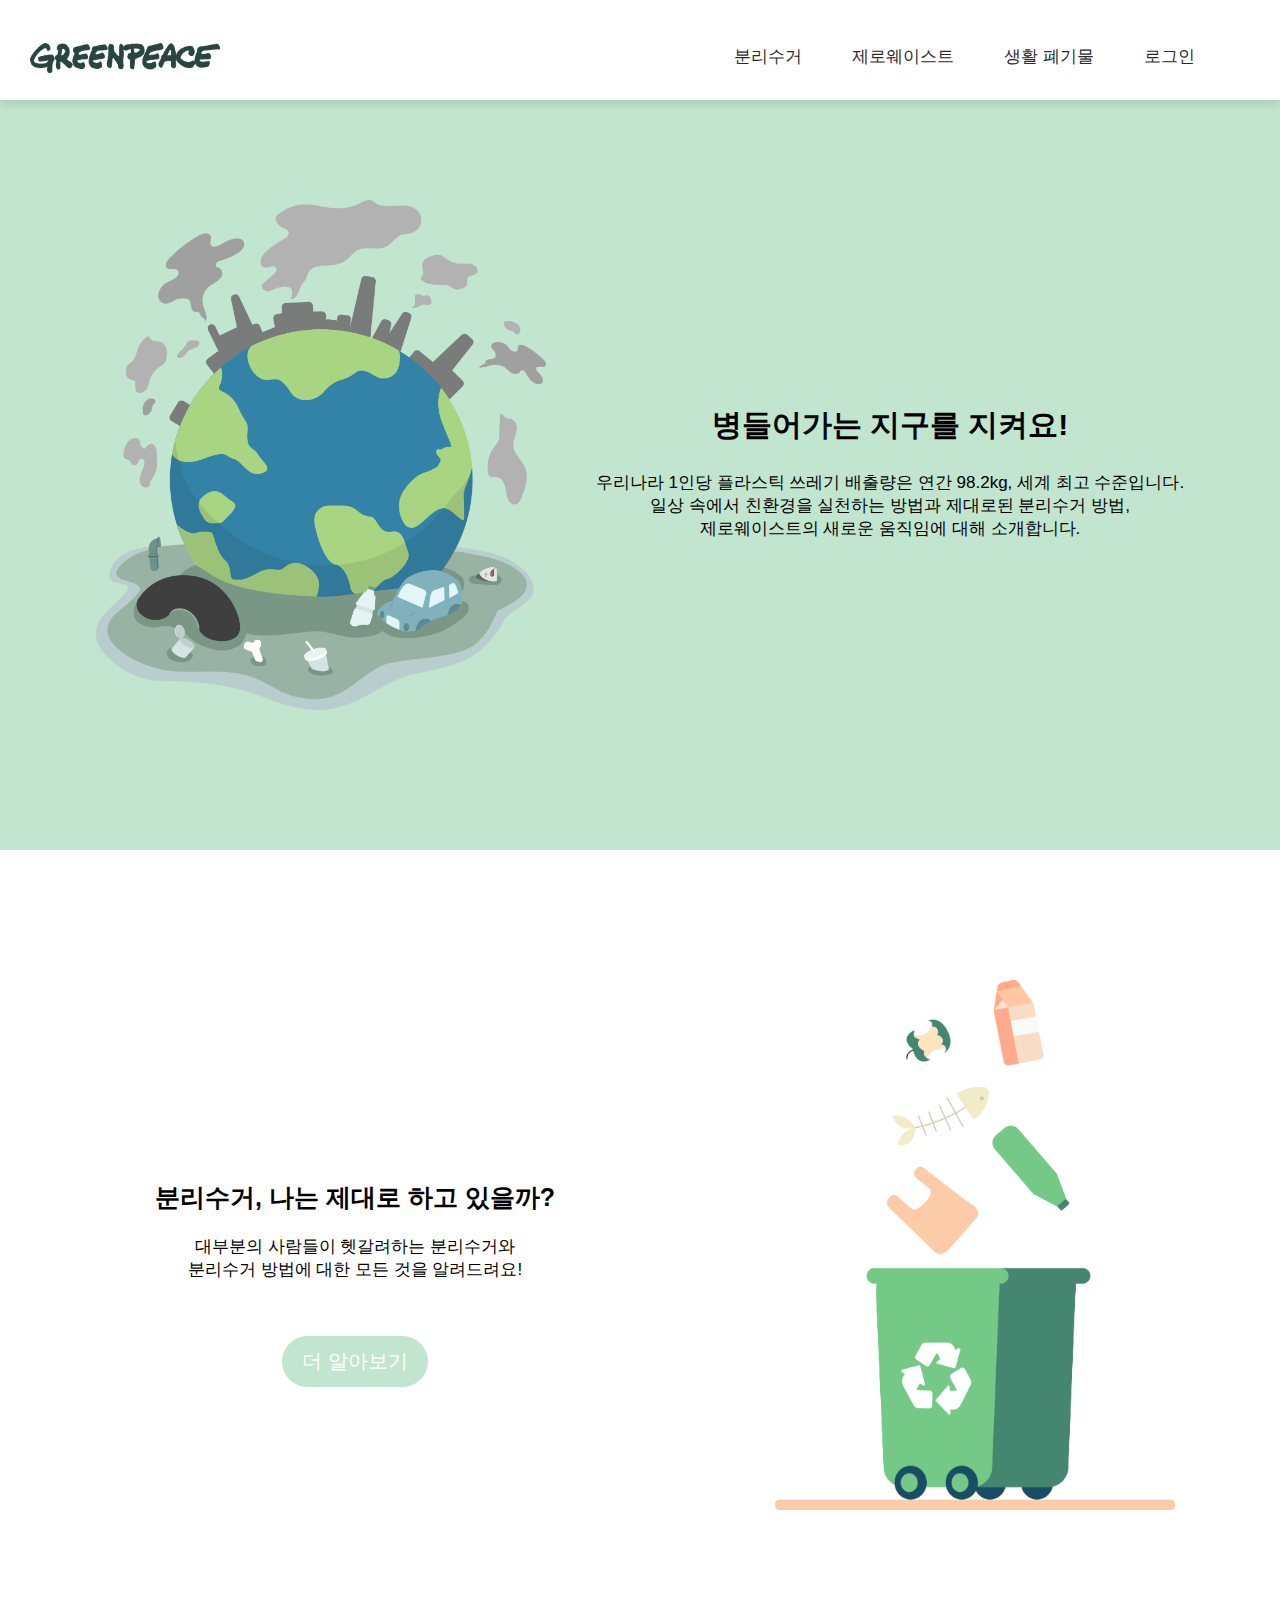
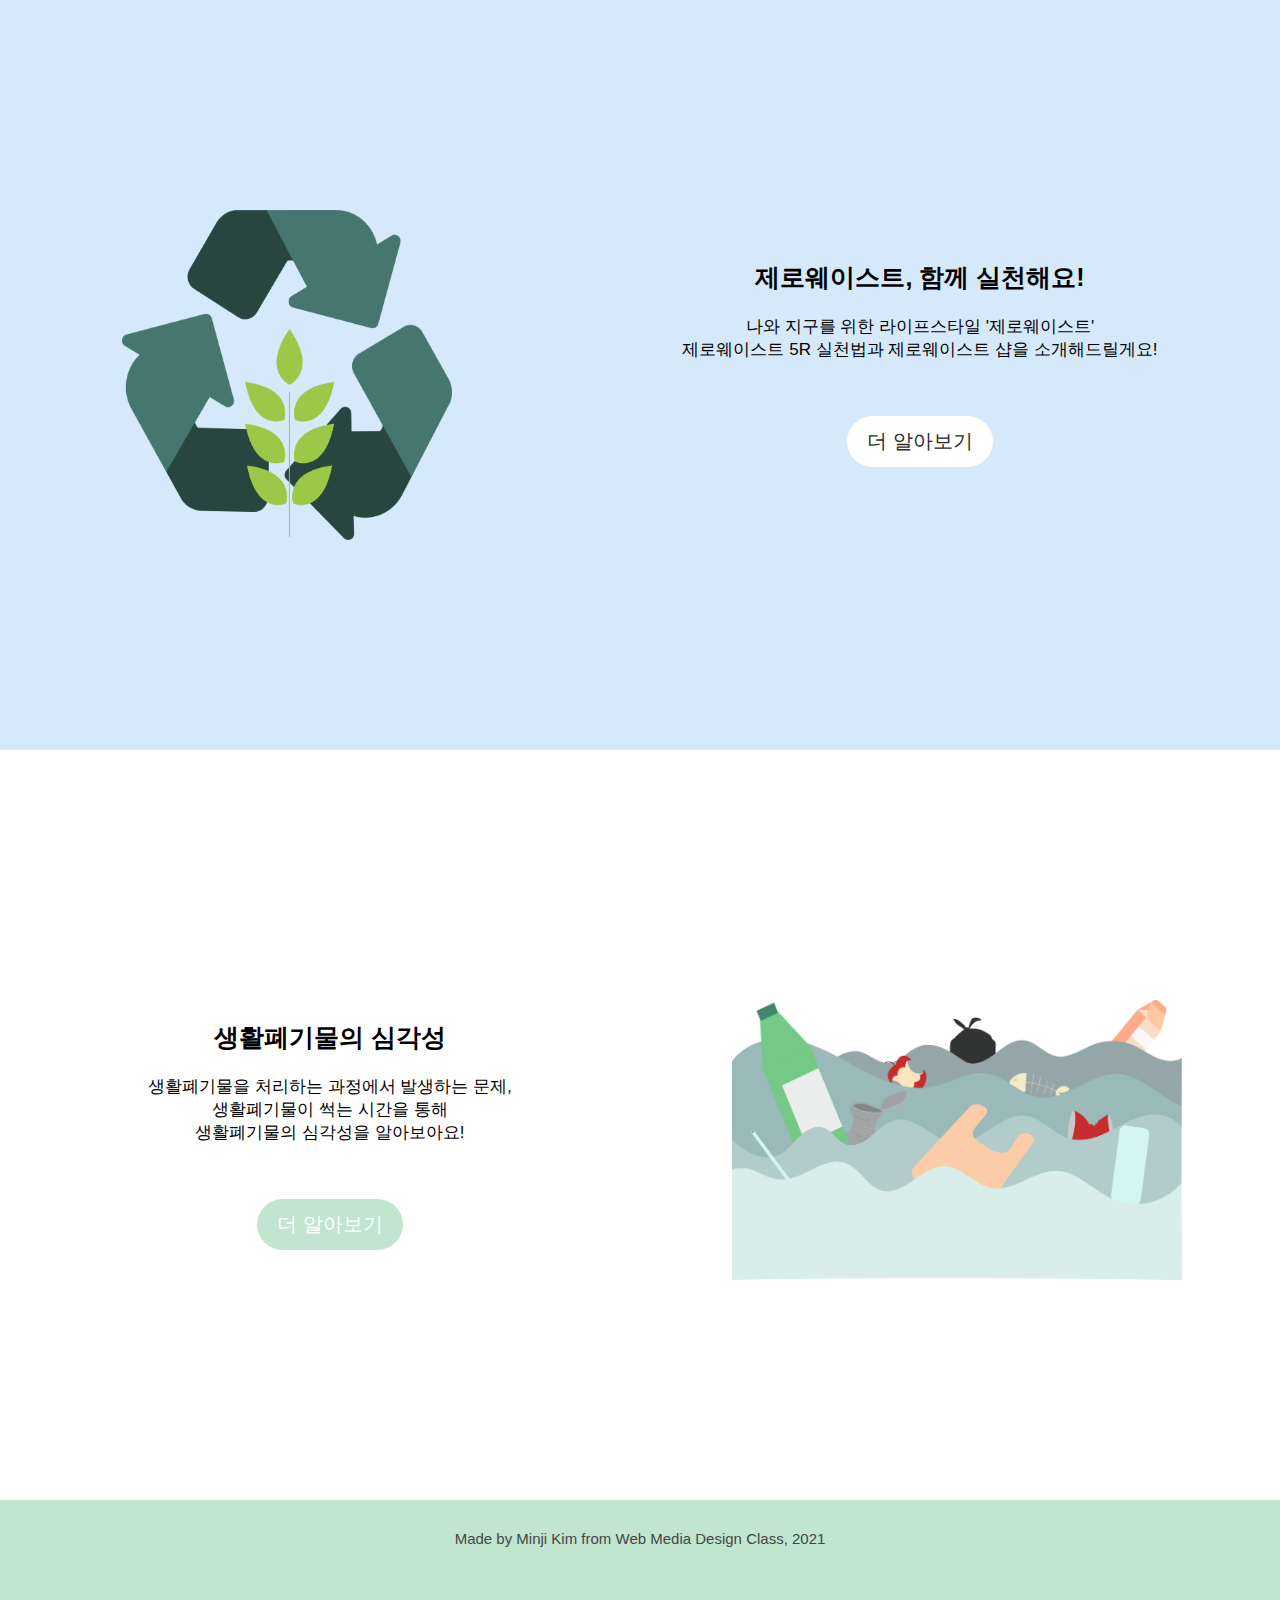
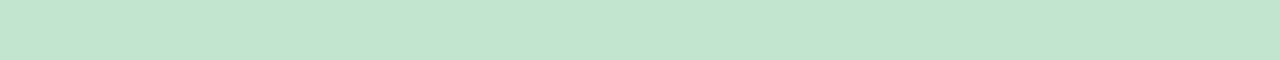
<file: index.html>
<!DOCTYPE html>
<html lang="ko">
<head>
  <meta charset="UTF-8">
  <meta http-equiv="X-UA-Compatible" content="IE=edge">
  <meta name="viewport" content="width=device-width, initial-scale=1.0">
  <link rel="stylesheet" href="./main.css">
  <title>그린피스</title>
</head>
<body>
  <header>
    <nav>
      <a href="#" class="logo"><img src="./images/header_logo.png" alt="logo01"></a>
      <ul>
        <li><a href="javascript:()" onclick="showpopup();">로그인</a></li>
        <li><a href="./sub03.html">생활 폐기물</a></li>
        <li><a href="./sub02.html">제로웨이스트</a></li>
        <li><a href="./sub01.html">분리수거</a></li>
      </ul>
      </nav>
  </header>
  <section>
    <div class="intro">
      <img src="./images/main_image01.png" alt="main_images01">
      <div class="title1">
        <h2>병들어가는 지구를 지켜요!</h2>
        <p>우리나라 1인당 플라스틱 쓰레기 배출량은 연간 98.2kg, 세계 최고 수준입니다.</br>일상 속에서 친환경을 실천하는 방법과 제대로된 분리수거 방법,</br> 제로웨이스트의 새로운 움직임에 대해 소개합니다.</p>
      </div>
    </div>
  </section>

    <div class="intro_section02">
      <div class="title2">
        <h2>분리수거, 나는 제대로 하고 있을까?</h2>
        <p>대부분의 사람들이 헷갈려하는 분리수거와</br>분리수거 방법에 대한 모든 것을 알려드려요!</p></br>
        <a class="cta" href="./sub01.html">더 알아보기</a>
      </div>
      <img src="./images/main_image02.png" alt="main_images02">
    </div>

    <div class="intro_section03">
      <img src="./images/main_image03.png" alt="main_images03">
      <div class="title3">
        <h2>제로웨이스트, 함께 실천해요!</h2>
        <p>나와 지구를 위한 라이프스타일 '제로웨이스트'</br>제로웨이스트 5R 실천법과 제로웨이스트 샵을 소개해드릴게요! </p></br>
        <a class="cta2" href="./sub02.html">더 알아보기</a>
      </div>
    </div>

    <div class="intro_section04">
      <div class="title4">
        <h2>생활폐기물의 심각성</h2>
        <p>생활폐기물을 처리하는 과정에서 발생하는 문제,</br> 생활폐기물이 썩는 시간을 통해</br>생활폐기물의 심각성을 알아보아요!</p></br>
        <a class="cta" href="./sub03.html">더 알아보기</a>
      </div>
      <img src="./images/main_image04.png" alt="main_images04">
    </div>
  </section>

<footer>
  Made by Minji Kim from Web Media Design Class, 2021
</footer>

<!-- begin popup -->

<div class="popup" id="popup">
  <div class="blanket"></div>
  <div class="content">
    <img class="logo02"src="./images/header_logo.png" width="200px" alt="logo02">
    <form action="">
      <div class="row">
        <div class="item">
          <input type="text" placeholder="ID">
        </div>  
        <div class="item">  
          <input type="text" placeholder="PW">
        </div>
      </div>
      <button class="signup" onclick="hidePopup();">로그인</button>
      <button class="close" onclick="hidePopup();"></button>  
    </form>
 
  </div>
</div>

<script src="./script.js" type="text/javascript"></script>
</body>
</html>
</file>
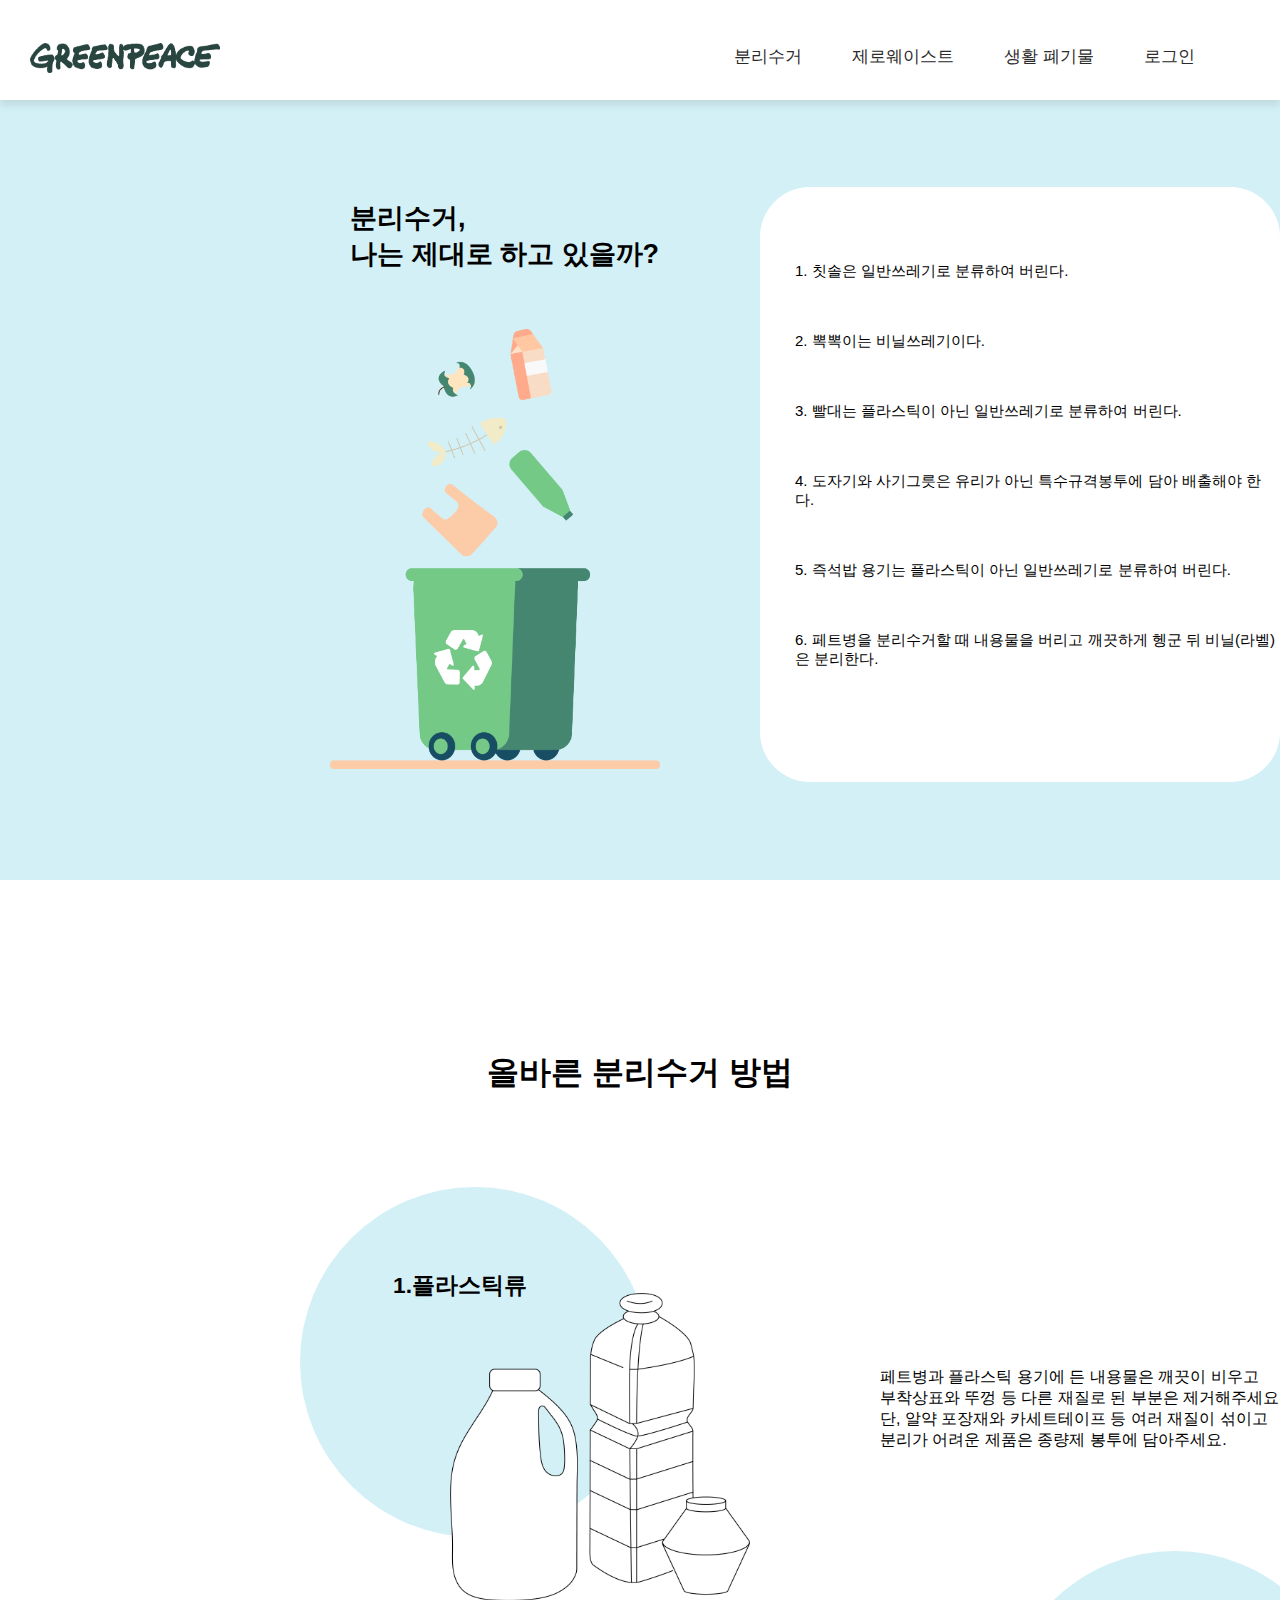
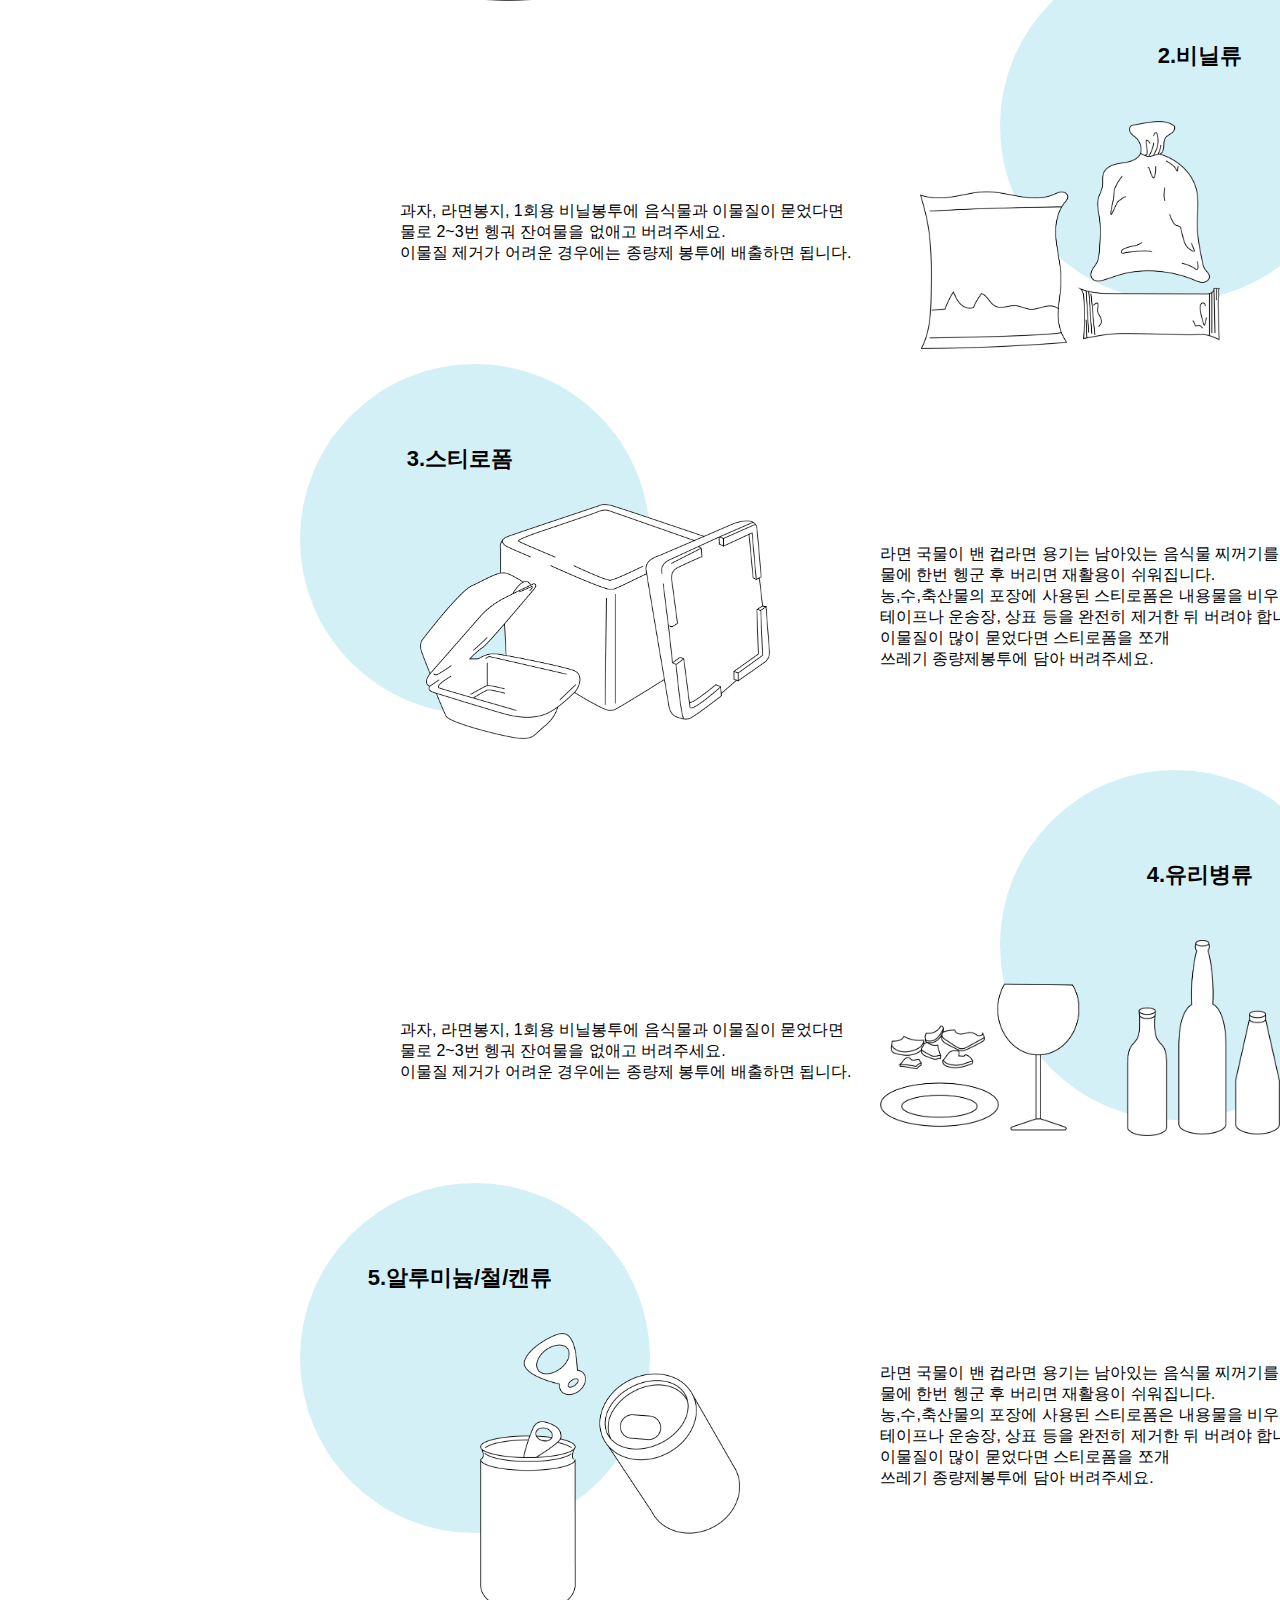
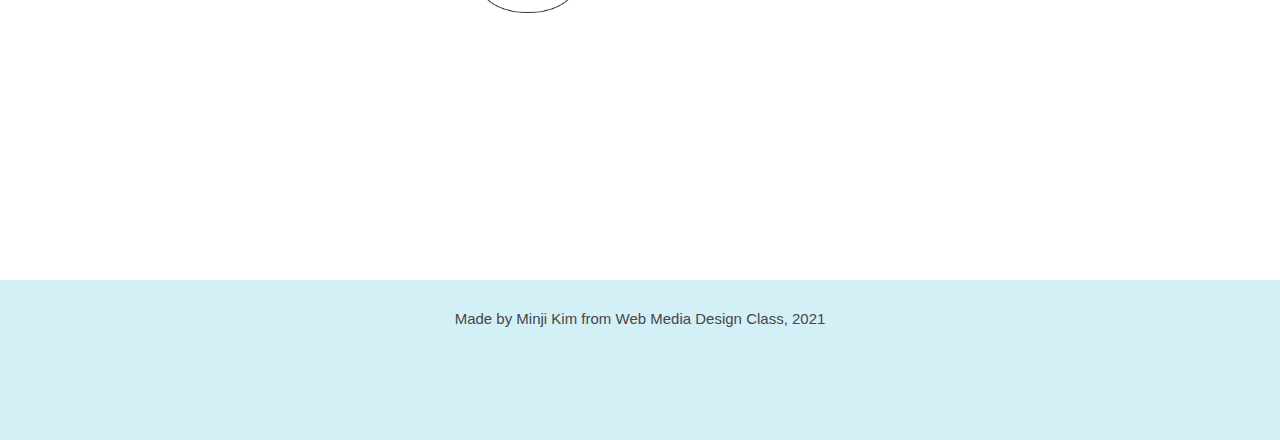
<file: sub01.html>
<!DOCTYPE html>
<html lang="en">
<head>
  <meta charset="UTF-8">
  <meta http-equiv="X-UA-Compatible" content="IE=edge">
  <meta name="viewport" content="width=device-width, initial-scale=1.0">
  <title>그린피스 분리수거</title>
  <link rel="stylesheet" href="./sub01.css">
</head>
<body>
  <header>
    <nav>
      <a href="./index.html" class="logo"><img src="./images/header_logo.png" alt="logo01"></a>
      <ul>
        <li><a href="javascript:()" onclick="showpopup();">로그인</a></li>
        <li><a href="./sub03.html">생활 폐기물</a></li>
        <li><a href="./sub02.html">제로웨이스트</a></li>
        <li><a href="./sub01.html">분리수거</a></li>
      </ul>
      </nav>
  </header>
  <section>
    <div class="sub01_intro">
     <div class="title">
      <h2>분리수거,</br> 나는 제대로 하고 있을까?</h2>
      <img src="./images/main_image02.png" alt="sub01_intro_img">
     </div>
     <div class="sub01_intro_box">
     <p>1. 칫솔은 일반쓰레기로 분류하여 버린다.</br></br></br></br> 2. 뽁뽁이는 비닐쓰레기이다.</br></br></br></br> 3. 빨대는 플라스틱이 아닌 일반쓰레기로 분류하여 버린다.</br></br></br></br> 4. 도자기와 사기그릇은 유리가 아닌 특수규격봉투에 담아 배출해야 한다.</br></br></br></br> 5. 즉석밥 용기는 플라스틱이 아닌 일반쓰레기로 분류하여 버린다.</br></br></br></br> 6. 페트병을 분리수거할 때 내용물을 버리고 깨끗하게 헹군 뒤 비닐(라벨)은 분리한다.</p>
    </div>
    </div>
  </section>

   <div class="sub01_section">
     <div><h1>올바른 분리수거 방법</h1></div>
     <div class="sub01_section_box">
      <div class="sub01_round_left">
        <div class="sub_title0">
          <h3>1.플라스틱류</h3>
        </div>
      <div class="trash01"><img src="./images/trash01.png" alt="sub01_trash01">
      </div>
     </div>
     <div class="sub_info">
      <p>페트병과 플라스틱 용기에 든 내용물은 깨끗이 비우고</br> 부착상표와 뚜껑 등 다른 재질로 된 부분은 제거해주세요.</br>단, 알약 포장재와 카세트테이프 등 여러 재질이 섞이고</br> 분리가 어려운 제품은 종량제 봉투에 담아주세요.</p>
     </div>
     
     <div class="sub01_round_right">
        <div class="sub_title2">
          <h2>2.비닐류</h2>
        </div>
      <div class="trash02"><img src="./images/trash02.png" alt="sub01_trash02">
      </div>
     </div>
     <div class="sub_info2">
      <p>과자, 라면봉지, 1회용 비닐봉투에 음식물과 이물질이 묻었다면</br> 물로 2~3번 헹궈 잔여물을 없애고 버려주세요.</br>이물질 제거가 어려운 경우에는 종량제 봉투에 배출하면 됩니다.</p>
     </div>
     
     <div class="sub01_round_left2">
      <div class="sub_title3">
        <h2>3.스티로폼</h2>
      </div>
    <div class="trash03"><img src="./images/trash03.png" alt="sub01_trash03">
    </div>
   </div>
   <div class="sub_info">
    <p>라면 국물이 밴 컵라면 용기는 남아있는 음식물 찌꺼기를</br> 물에 한번 헹군 후 버리면 재활용이 쉬워집니다.</br> 농,수,축산물의 포장에 사용된 스티로폼은 내용물을 비우고</br> 테이프나 운송장, 상표 등을 완전히 제거한 뒤 버려야 합니다.</br>이물질이 많이 묻었다면 스티로폼을 쪼개 </br> 쓰레기 종량제봉투에 담아 버려주세요.</p>
   </div>
  
  <div class="sub01_round_right">
    <div class="sub_title2">
      <h2>4.유리병류</h2>
    </div>
  <div class="trash04"><img src="./images/trash04.png" alt="sub01_trash04">
  </div>
  </div>
 <div class="sub_info2">
  <p>과자, 라면봉지, 1회용 비닐봉투에 음식물과 이물질이 묻었다면</br> 물로 2~3번 헹궈 잔여물을 없애고 버려주세요.</br>이물질 제거가 어려운 경우에는 종량제 봉투에 배출하면 됩니다.</p>
 </div>
  
  <div class="sub01_round_left2">
   <div class="sub_title3">
     <h2>5.알루미늄/철/캔류</h2>
   </div>
  <div class="trash05"><img src="./images/trash05_2.png" alt="sub01_trash05">
  </div>
  </div>
  <div class="sub_info">
  <p>라면 국물이 밴 컵라면 용기는 남아있는 음식물 찌꺼기를</br> 물에 한번 헹군 후 버리면 재활용이 쉬워집니다.</br> 농,수,축산물의 포장에 사용된 스티로폼은 내용물을 비우고</br> 테이프나 운송장, 상표 등을 완전히 제거한 뒤 버려야 합니다.</br>이물질이 많이 묻었다면 스티로폼을 쪼개 </br> 쓰레기 종량제봉투에 담아 버려주세요.</p>
  </div>

     </div>
   </div>

   <footer>
    Made by Minji Kim from Web Media Design Class, 2021
  </footer>


<!-- begin popup -->

<div class="popup" id="popup">
  <div class="blanket"></div>
  <div class="content">
    <img class="logo02"src="./images/header_logo.png" width="200px" alt="logo02">
    <form action="">
      <div class="row">
        <div class="item">
          <input type="text" placeholder="ID">
        </div>  
        <div class="item">  
          <input type="text" placeholder="PW">
        </div>
      </div>
      <button class="signup" onclick="hidePopup();">로그인</button>
      <button class="close" onclick="hidePopup();"></button>  
    </form>
 
  </div>
</div>

<script src="./script.js" type="text/javascript"></script>
</body>
</html>
</file>
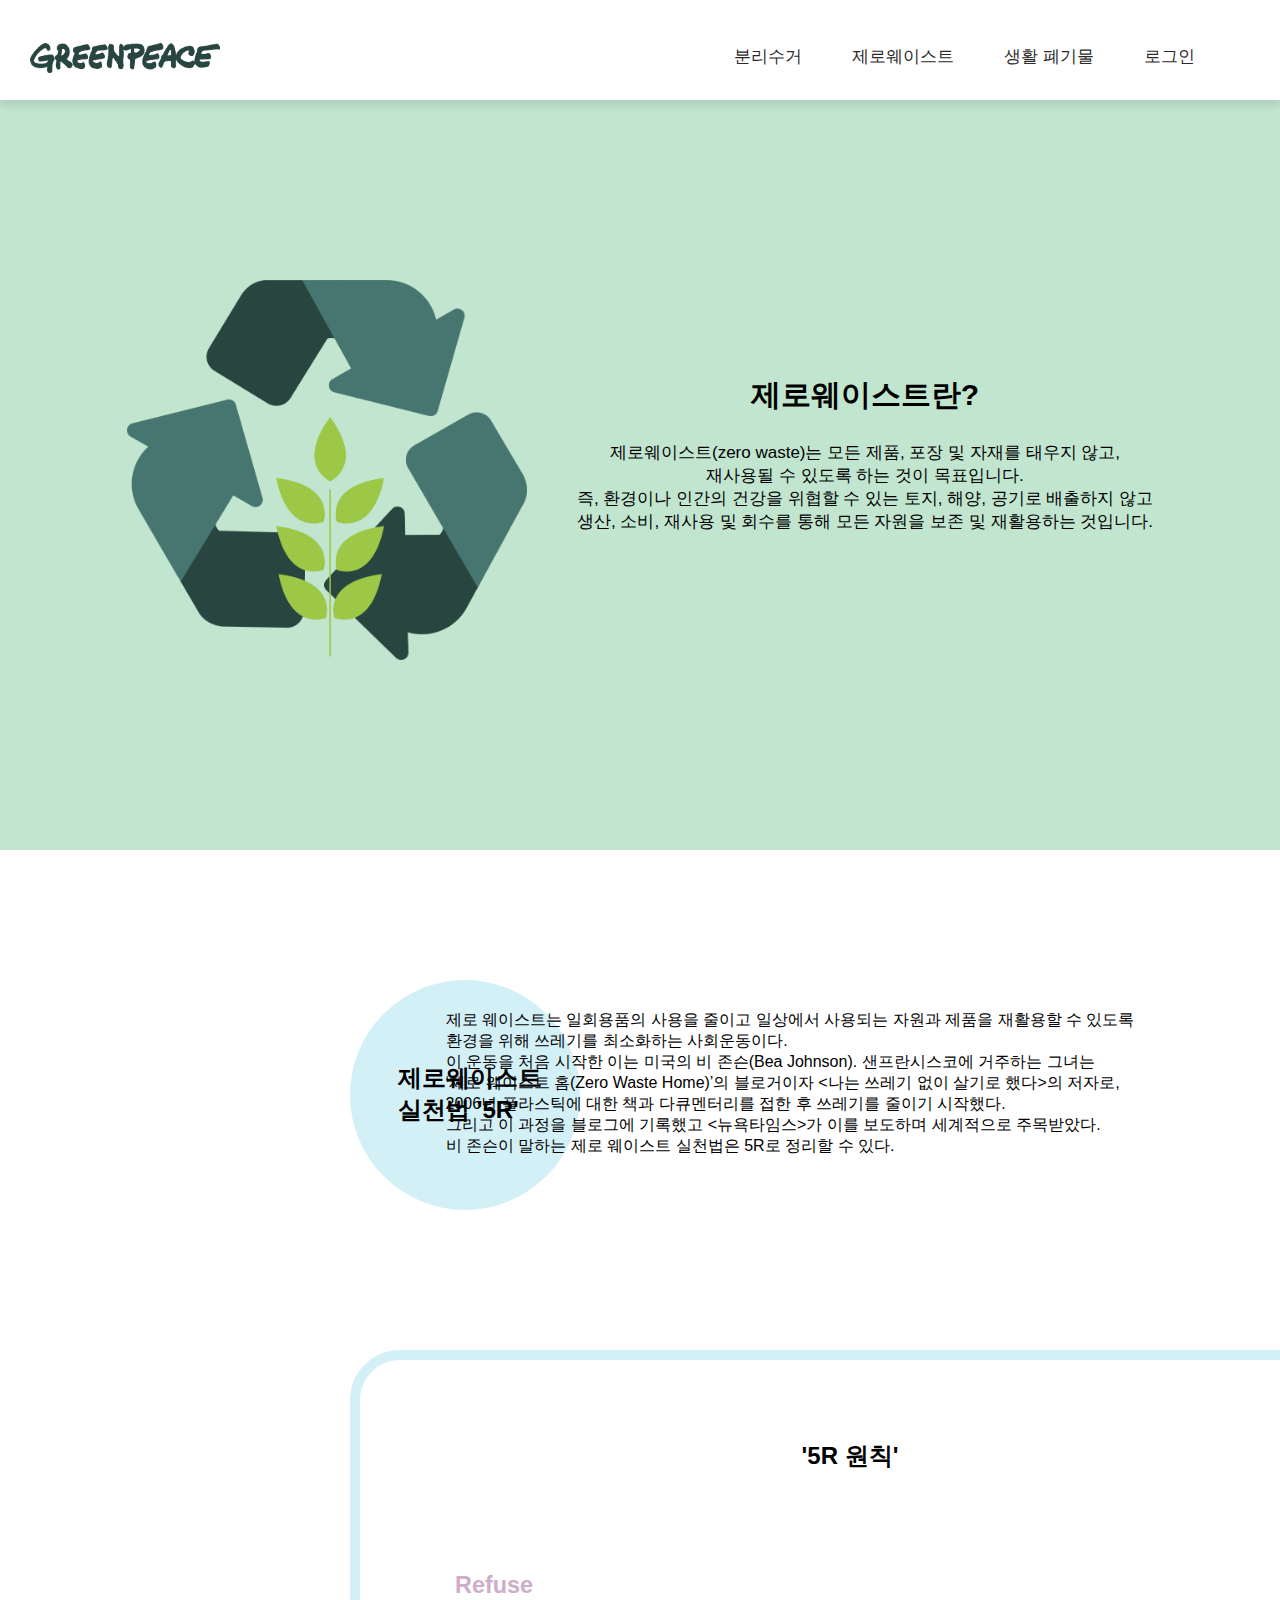
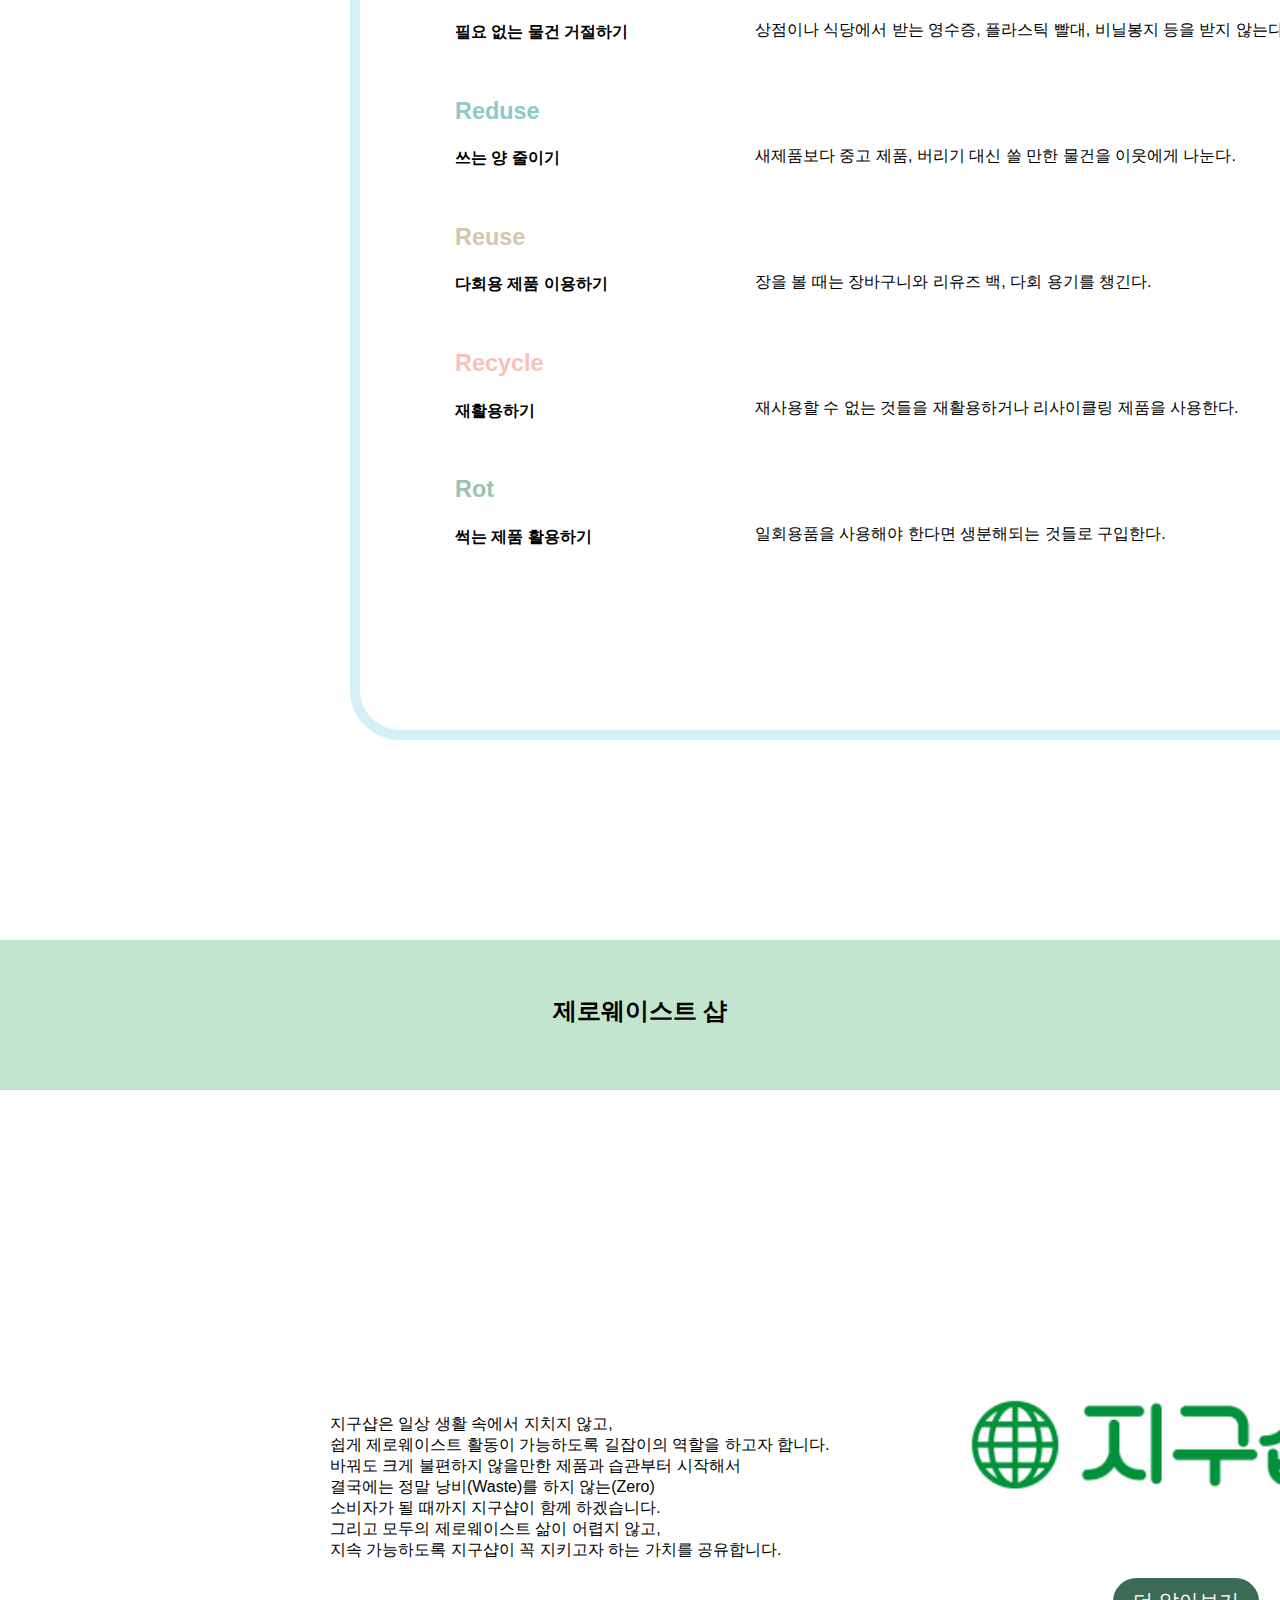
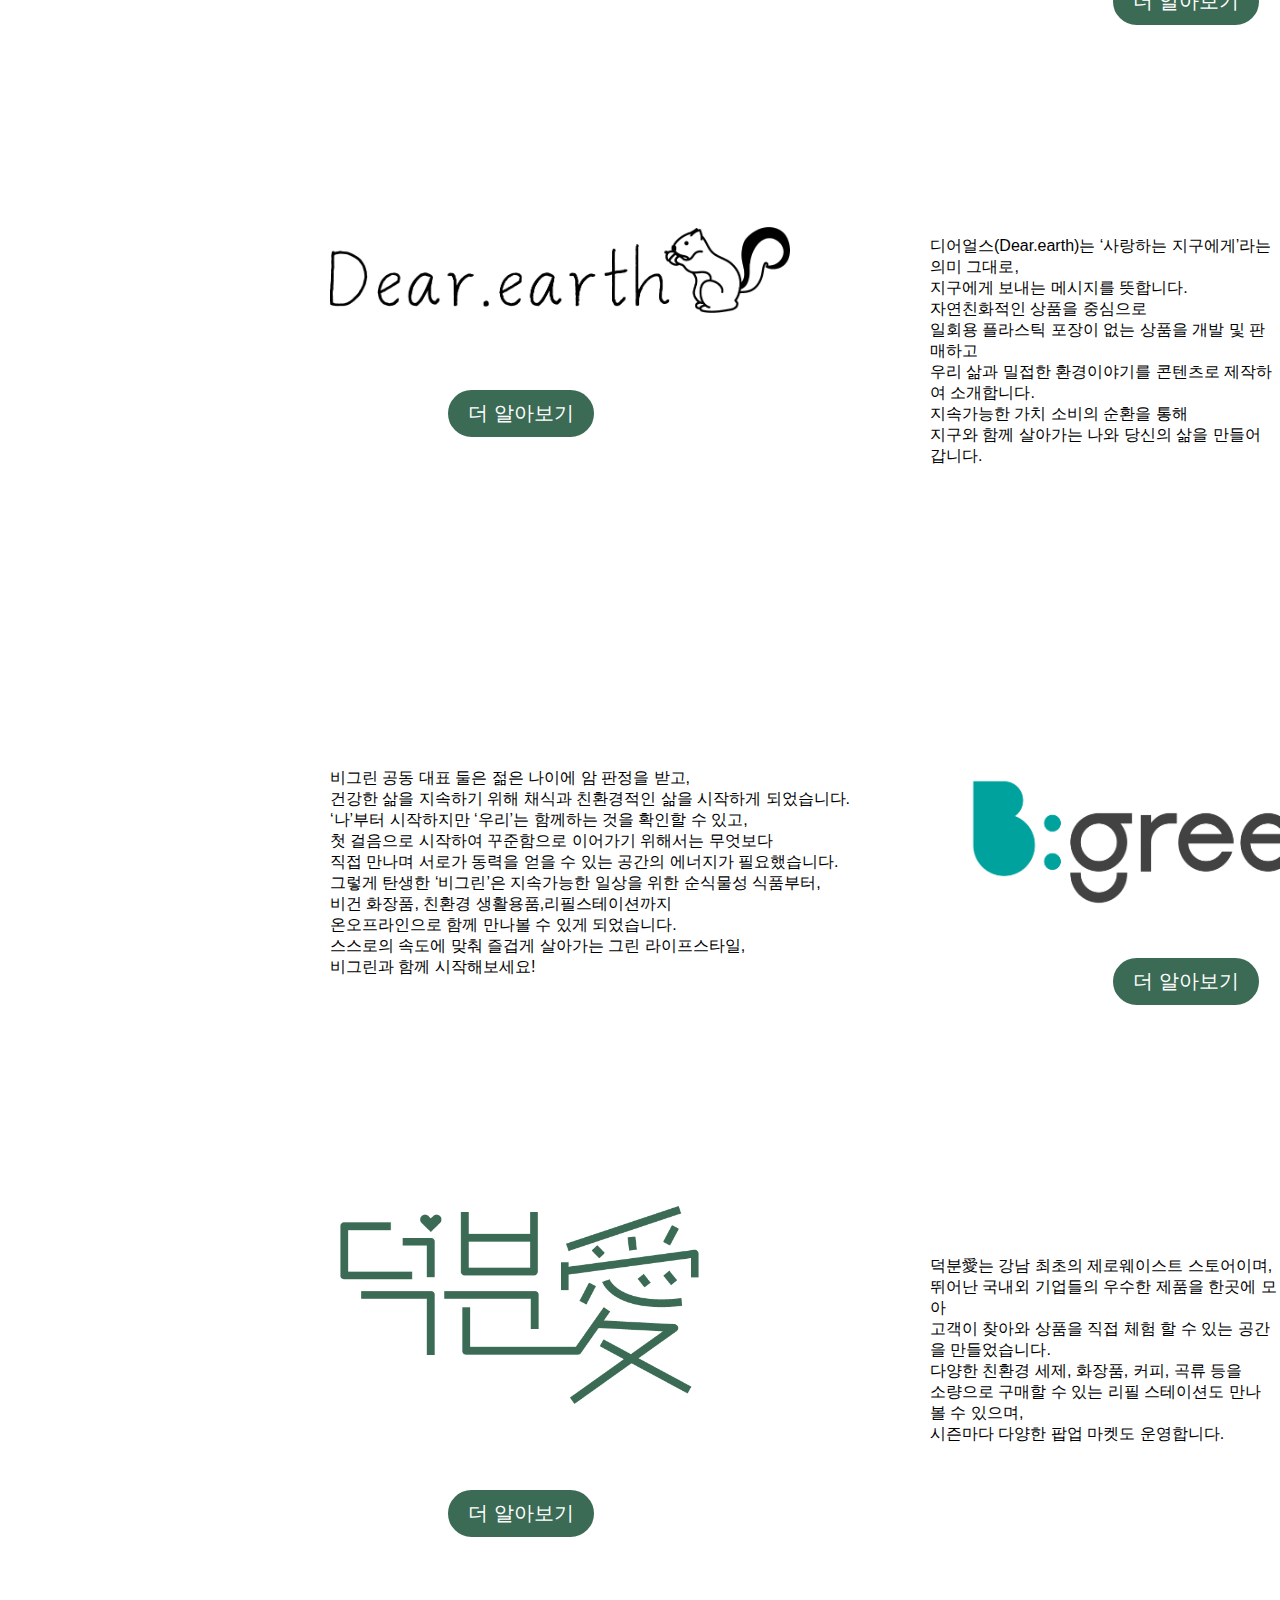
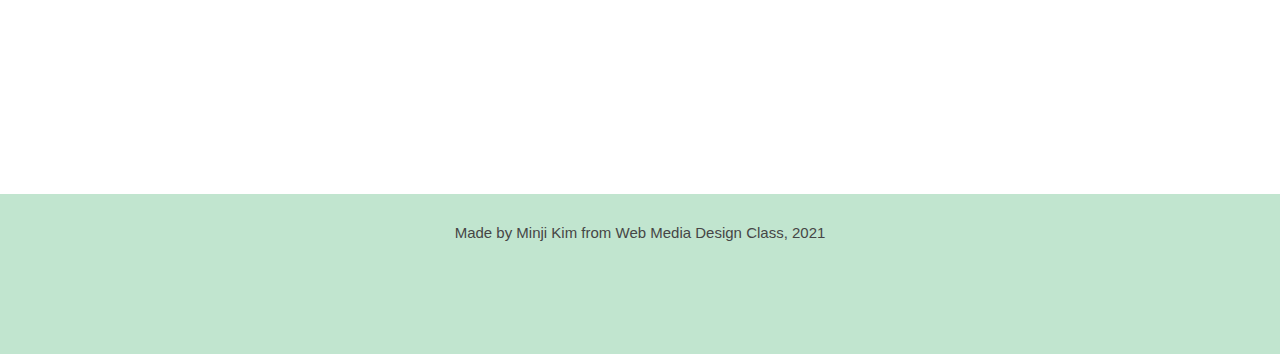
<file: sub02.html>
<!DOCTYPE html>
<html lang="ko">
<head>
  <meta charset="UTF-8">
  <meta http-equiv="X-UA-Compatible" content="IE=edge">
  <meta name="viewport" content="width=device-width, initial-scale=1.0">
  <link rel="stylesheet" href="./sub02.css">
  <title>그린피스 제로웨이스트</title>
</head>
<body>
  <header>
    <nav>
      <a href="./index.html" class="logo"><img src="./images/header_logo.png" alt="logo01"></a>
      <ul>
        <li><a href="javascript:()" onclick="showpopup();">로그인</a></li>
        <li><a href="./sub03.html">생활 폐기물</a></li>
        <li><a href="./sub02.html">제로웨이스트</a></li>
        <li><a href="./sub01.html">분리수거</a></li>
      </ul>
      </nav>
  </header>
  <section>
    <div class="sub02_intro">
      <img src="./images/main_image03.png" alt="sub02_img">
      <div class="title">
        <h2>제로웨이스트란?</h2>
        <p>제로웨이스트(zero waste)는 모든 제품, 포장 및 자재를 태우지 않고,</br>재사용될 수 있도록 하는 것이 목표입니다.</br> 즉, 환경이나 인간의 건강을 위협할 수 있는 토지, 해양, 공기로 배출하지 않고</br>생산, 소비, 재사용 및 회수를 통해 모든 자원을 보존 및 재활용하는 것입니다.</p>
      </div>
    </div>

    <div class="sub_section">
      <div class="sub02_round">
       <div class="sub_title">
         <h2>제로웨이스트</br> 실천법 '5R'</h2>
       </div>
      </div>
      <div class="zerowaste_info">
        <p>제로 웨이스트는 일회용품의 사용을 줄이고 일상에서 사용되는 자원과 제품을 재활용할 수 있도록</br>
         환경을 위해 쓰레기를 최소화하는 사회운동이다.</br>
         이 운동을 처음 시작한 이는 미국의 비 존슨(Bea Johnson). 샌프란시스코에 거주하는 그녀는</br>
         ‘제로 웨이스트 홈(Zero Waste Home)’의 블로거이자 <나는 쓰레기 없이 살기로 했다>의 저자로,</br>
         2006년 플라스틱에 대한 책과 다큐멘터리를 접한 후 쓰레기를 줄이기 시작했다.</br>
         그리고 이 과정을 블로그에 기록했고 <뉴욕타임스>가 이를 보도하며 세계적으로 주목받았다.</br>
         비 존슨이 말하는 제로 웨이스트 실천법은 5R로 정리할 수 있다.</p>
      </div>
    </div>
      
      <div class="sub_section_square">
        <div= class="sub_section_title">
          <h2>'5R 원칙'</h2>
          <div class="sub_5r">
            <div class="sub_5r_title01"> <h3>Refuse</h3> </div>
            <h4>필요 없는 물건 거절하기</h4>
            <p>상점이나 식당에서 받는 영수증, 플라스틱 빨대, 비닐봉지 등을 받지 않는다.</p></br>
            <div class="sub_5r_title02"> <h3>Reduse</h3> </div>
            <h4>쓰는 양 줄이기</h4>
            <p>새제품보다 중고 제품, 버리기 대신 쓸 만한 물건을 이웃에게 나눈다.</p></br>
            <div class="sub_5r_title03"> <h3>Reuse</h3> </div>
            <h4>다회용 제품 이용하기</h4>
            <p>장을 볼 때는 장바구니와 리유즈 백, 다회 용기를 챙긴다.</p></br>
            <div class="sub_5r_title04"> <h3>Recycle</h3> </div>
            <h4>재활용하기</h4>
            <p>재사용할 수 없는 것들을 재활용하거나 리사이클링 제품을 사용한다.</p></br>
            <div class="sub_5r_title05"> <h3>Rot</h3> </div>
            <h4>썩는 제품 활용하기</h4>
            <p>일회용품을 사용해야 한다면 생분해되는 것들로 구입한다.</p>
          </div>
        </div>

      <div class="sub_section02_square">
          <h2>제로웨이스트 샵</h2>
      </div>


      <div class="sub_section03">
        <div class="sub_section03_shop02">
          <img src="./images/shop02.png" alt="shop02">
        </div>
           <a class="shop02" href="https://www.jigushop.co.kr">더 알아보기</a>
           <div class="shop02_info">
            <p>지구샵은 일상 생활 속에서 지치지 않고,</br>
              쉽게 제로웨이스트 활동이 가능하도록 길잡이의 역할을 하고자 합니다.</br>
              바꿔도 크게 불편하지 않을만한 제품과 습관부터 시작해서</br>
              결국에는 정말 낭비(Waste)를 하지 않는(Zero)</br>
              소비자가 될 때까지 지구샵이 함께 하겠습니다.</br>
              그리고 모두의 제로웨이스트 삶이 어렵지 않고,</br>
              지속 가능하도록 지구샵이 꼭 지키고자 하는 가치를 공유합니다.
            </p>
           </div>
      </div>

      <div class="sub_section04">
        <div class="sub_section04_shop03">
          <img src="./images/shop03.png" alt="shop03">
        </div>
           <a class="shop03" href="https://www.dearearth.co.kr">더 알아보기</a>
           <div class="shop03_info">
            <p>디어얼스(Dear.earth)는 ‘사랑하는 지구에게’라는 의미 그대로,</br>
              지구에게 보내는 메시지를 뜻합니다.</br>
              자연친화적인 상품을 중심으로</br>
              일회용 플라스틱 포장이 없는 상품을 개발 및 판매하고</br>
              우리 삶과 밀접한 환경이야기를 콘텐츠로 제작하여 소개합니다. </br>
              지속가능한 가치 소비의 순환을 통해</br>
              지구와 함께 살아가는 나와 당신의 삶을 만들어 갑니다.
            </p>
           </div>
      </div>

      <div class="sub_section05">
        <div class="sub_section05_shop04">
          <img src="./images/shop04.png" alt="shop04">
        </div>
           <a class="shop04" href="https://www.bgreen.co.kr">더 알아보기</a>
           <div class="shop04_info">
            <p> 비그린 공동 대표 둘은 젊은 나이에 암 판정을 받고,</br>
              건강한 삶을 지속하기 위해 채식과 친환경적인 삶을 시작하게 되었습니다.</br> 
              ‘나’부터 시작하지만 ‘우리’는 함께하는 것을 확인할 수 있고,</br>
              첫 걸음으로 시작하여 꾸준함으로 이어가기 위해서는 무엇보다</br>
              직접 만나며 서로가 동력을 얻을 수 있는 공간의 에너지가 필요했습니다. </br>
              그렇게 탄생한 ‘비그린’은 지속가능한 일상을 위한 순식물성 식품부터,</br>
              비건 화장품, 친환경 생활용품,리필스테이션까지</br>
              온오프라인으로 함께 만나볼 수 있게 되었습니다. </br>
              스스로의 속도에 맞춰 즐겁게 살아가는 그린 라이프스타일,</br>
              비그린과 함께 시작해보세요!
             </p>
           </div>
      </div>
    </div>

    <div>
      <div class="sub_section02">
        <div class="sub_section02_shop01">
          <img src="./images/shop01.png" alt="shop01">
        </div>
           <a class="shop01" href="https://www.thanksto.co.kr/main/index.php">더 알아보기</a>
           <div class="shop01_info">
             <p>덕분愛는 강남 최초의 제로웨이스트 스토어이며,</br>
               뛰어난 국내외 기업들의 우수한 제품을 한곳에 모아 </br>
               고객이 찾아와 상품을 직접 체험 할 수 있는 공간을 만들었습니다.</br>
               다양한 친환경 세제, 화장품, 커피, 곡류 등을</br> 소량으로 구매할 수 있는 리필 스테이션도 만나 볼 수 있으며, </br>
               시즌마다 다양한 팝업 마켓도 운영합니다.
             </p>
           </div>
      </div>


<footer>
  Made by Minji Kim from Web Media Design Class, 2021
</footer>

<!-- begin popup -->

<div class="popup" id="popup">
  <div class="blanket"></div>
  <div class="content">
    <img class="logo02"src="./images/header_logo.png" width="200px" alt="logo02">
    <form action="">
      <div class="row">
        <div class="item">
          <input type="text" placeholder="ID">
        </div>  
        <div class="item">  
          <input type="text" placeholder="PW">
        </div>
      </div>
      <button class="signup" onclick="hidePopup();">로그인</button>
      <button class="close" onclick="hidePopup();"></button>  
    </form>
 
  </div>
</div>

<script src="./script.js" type="text/javascript"></script>
</body>
</html>
</file>
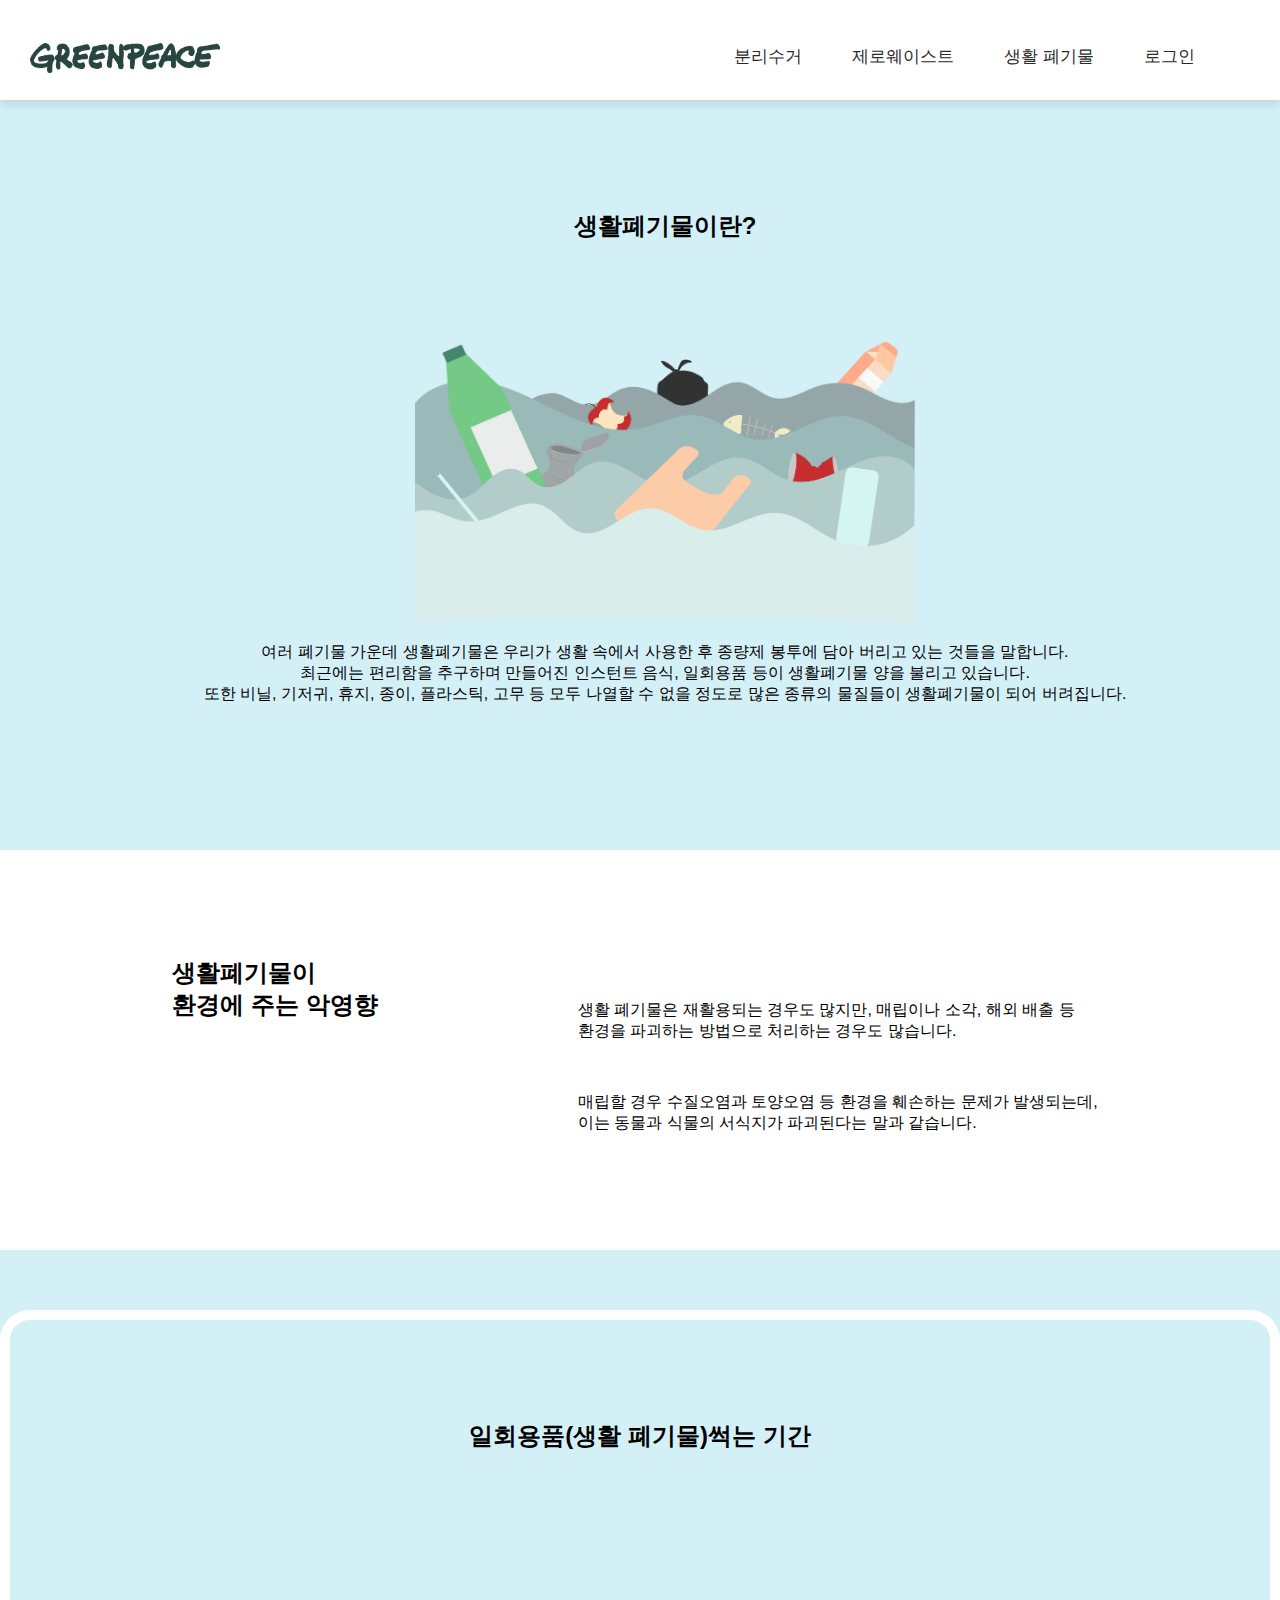
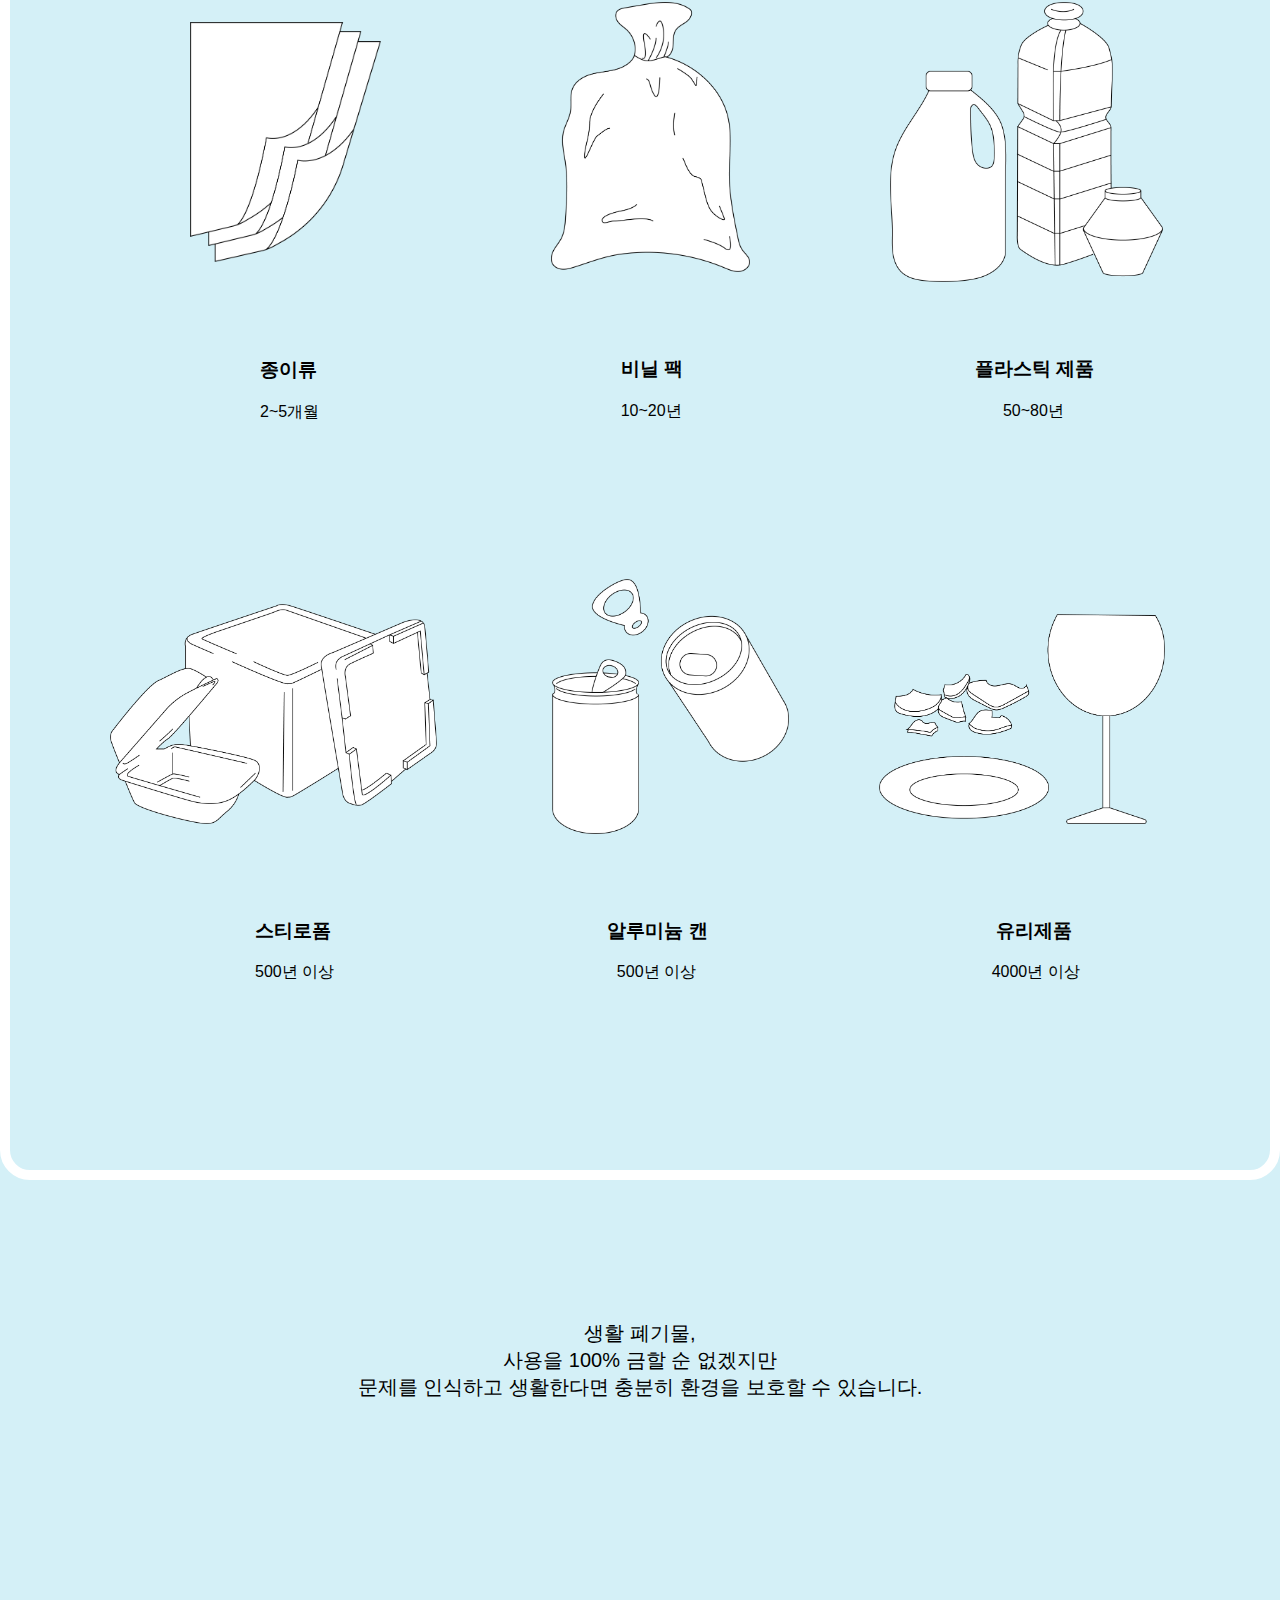
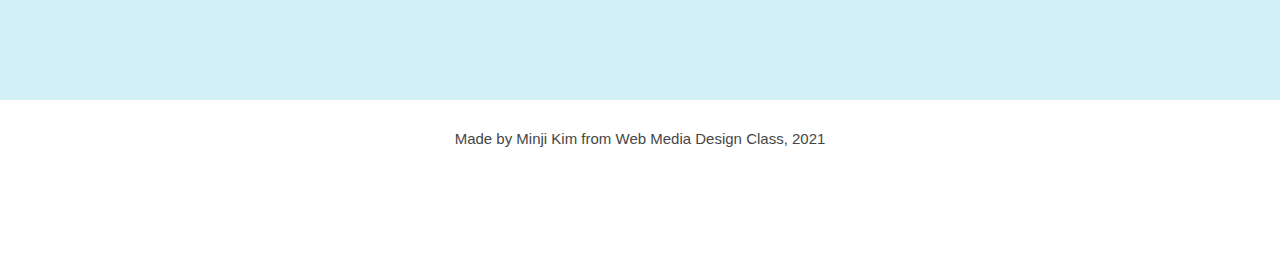
<file: sub03.html>
<!DOCTYPE html>
<html lang="en">
<head>
  <meta charset="UTF-8">
  <meta http-equiv="X-UA-Compatible" content="IE=edge">
  <meta name="viewport" content="width=device-width, initial-scale=1.0">
  <title>그린피스 생활폐기물</title>
  <link rel="stylesheet" href="./sub03.css">
</head>
<body>
  <header>
    <nav>
      <a href="./index.html" class="logo"><img src="./images/header_logo.png" alt="logo01"></a>
      <ul>
        <li><a href="javascript:()" onclick="showpopup();">로그인</a></li>
        <li><a href="./sub03.html">생활 폐기물</a></li>
        <li><a href="./sub02.html">제로웨이스트</a></li>
        <li><a href="./sub01.html">분리수거</a></li>
      </ul>
      </nav>
  </header>
  <section>
    <div class="sub03_intro">
     <div class="title">
      <h2>생활폐기물이란?</h2>
      <img src="./images/main_image04.png" alt="sub03_intro_img">
      <p>여러 폐기물 가운데 생활폐기물은 우리가 생활 속에서 사용한 후 종량제 봉투에 담아 버리고 있는 것들을 말합니다.</br>
        최근에는 편리함을 추구하며 만들어진 인스턴트 음식, 일회용품 등이 생활폐기물 양을 불리고 있습니다.</br>
        또한 비닐, 기저귀, 휴지, 종이, 플라스틱, 고무 등 모두 나열할 수 없을 정도로 많은 종류의 물질들이 생활폐기물이 되어 버려집니다.</p>
     </div>
    </div>

    <div class="sub03_section01">
      <div class="sub03_section_title">
        <h2>생활폐기물이</br> 환경에 주는 악영향</h2>
      </div>
      <div class= "section_info01">
        <p>생활 폐기물은 재활용되는 경우도 많지만, 매립이나 소각, 해외 배출 등</br>환경을 파괴하는 방법으로 처리하는 경우도 많습니다.
        <p>매립할 경우 수질오염과 토양오염 등 환경을 훼손하는 문제가 발생되는데,</br>이는 동물과 식물의 서식지가 파괴된다는 말과 같습니다.</p></p>
      </div>
    </div>

    <div class="sub03_section02">
      <div class="sub03_section02_box01">
       <div class="sub03_section02_title">
         <h2>일회용품(생활 폐기물)썩는 기간</h2>
       </div>
       <div class="section01">
        <div class="sub_trash_01">
           <img src="./images/trash06.png" alt="trash06">
           <div class="trash01_info">
             <h3>종이류</h3><p>2~5개월</p>
           </div>
        </div>
        <div class="sub_trash_02">
           <img src="./images/trash02_2.png" alt="trash06">
           <div class="trash02_info">
             <h3>비닐 팩</h3><p>10~20년</p>
          </div>
        </div>
        <div class="sub_trash_03">
           <img src="./images/trash01.png" alt="trash06">
           <div class="trash03_info">
             <h3>플라스틱 제품</h3><p>50~80년</p>
          </div>
        </div>
       </div>

      <div class="section02">
       <div class="sub_trash_04">
         <img src="./images/trash03.png" alt="trash06">
         <div class="trash04_info">
           <h3>스티로폼</h3><p>500년 이상</p>
        </div>
       </div>
       <div class="sub_trash_05">
         <img src="./images/trash05_2.png" alt="trash06">
         <div class="trash05_info">
           <h3>알루미늄 캔</h3><p>500년 이상</p>
        </div>
       </div>
       <div class="sub_trash_06">
         <img src="./images/trash04_2.png" alt="trash06">
         <div class="trash06_info">
           <h3>유리제품</h3><p>4000년 이상</p>
         </div>
       </div>
      </div>
  </section>

  <div class="last_title">
    <p>생활 폐기물,</br>
    사용을 100% 금할 순 없겠지만</br>
    문제를 인식하고 생활한다면
    충분히 환경을 보호할 수 있습니다. </p></div>
  
<footer>
  Made by Minji Kim from Web Media Design Class, 2021
</footer>

<!-- begin popup -->

<div class="popup" id="popup">
  <div class="blanket"></div>
  <div class="content">
    <img class="logo02"src="./images/header_logo.png" width="200px" alt="logo02">
    <form action="">
      <div class="row">
        <div class="item">
          <input type="text" placeholder="ID">
        </div>  
        <div class="item">  
          <input type="text" placeholder="PW">
        </div>
      </div>
      <button class="signup" onclick="hidePopup();">로그인</button>
      <button class="close" onclick="hidePopup();"></button>  
    </form>
 
  </div>
</div>

<script src="./script.js" type="text/javascript"></script>
</body>
</html>
</file>
<file: main.css>
body, html{
  font-family: 'Noto Sans KR', sans-serif;
  padding: 0;
  margin: 0;
}

header {
  background-color:#FFFFFF;
  width: 100%;
  display: flex;
  justify-content: center;
  box-shadow: 0 5px 8px rgba(0, 0, 0, .1);
  position: fixed;
  z-index: 1;
}

.logo img {
  width: 190px;
  position: absolute; 
  margin-left: 30px;
  margin-bottom: 10px;
  margin-top: 43px;
  float: left;
}

nav {
  width: 1280px;
  height: 100px;
  background-color: #FFFFFF;
}

nav ul {
  padding: 0;
  margin: 0 60px 0 0;
}

nav ul li {
 padding: 0;
 margin: 0;
 display: block;
 float: right;
}

nav ul li a {
  display: block;
  height: 100%;
  box-sizing: border-box;
  text-transform: uppercase;
  font-weight: 500;
  font-size: 17px;
  color: #2b2a2a;
  text-decoration: none;
  padding: 45px 25px;
}

.intro {
  max-width: 100%;
  height: 850px;
  background-color: #C1E5CF;
  box-sizing: border-box;
  display: flex;
  justify-content: center;
  padding-top: 200px;
}

.intro img {
  width: 450px;
  height: 510px;
}

.title1 {
  text-align: center;
  margin-top: 180px;
  margin-left: 50px;
}
.title2 {
  text-align: center;
  margin-top: 180px;
  margin-left: 50px;
}
.title3 {
  text-align: center;
  margin-top: 110px;
  margin-left: 50px;
}

.title4 {
  text-align: center;
  margin-top: 50px;
  margin-left: 50px;
}

.intro h2 {
  font-size: 30px;
}
.intro p {
  font-size: 17px
}
.cta {
  font-family: 'Noto Sans KR', sans-serif;
  font-size: 20px;
  font-weight: normal;
  color: white;
  background: #C1E5CF;
  display: inline-block;
  padding: 12px 20px;
  border-radius: 30px;
  text-decoration: none;
  cursor: pointer; 
  margin-top: 20px;
}
.cta2 {
  font-family: 'Noto Sans KR', sans-serif;
  font-size: 20px;
  font-weight: normal;
  color: #2b2a2a;
  background: white;
  display: inline-block;
  padding: 12px 20px;
  border-radius: 30px;
  text-decoration: none;
  cursor: pointer; 
  margin-top: 20px;
}

.intro_section02 {
  max-width: 100%;
  height: 750px;
  background-color: white;
  box-sizing: border-box;
  display: flex;
  justify-content: center;
  padding-top: 130px;
}

.intro_section02 img {
  width: 400px;
  height: 530px;
  float:right;
  margin-left: 220px;
}

.intro_section02 h2 {
  font-size: 25px;
}
.intro_section02 p {
  font-size: 17px
}

.intro_section03 {
  max-width: 100%;
  height: 750px;
  background-color: #D5E9FA;
  box-sizing: border-box;
  display: flex;
  justify-content: center;
  padding-top: 130px;
}

.intro_section03 img {
  width: 330px;
  height: 330px;
  margin-top: 80px;
  padding-top: auto;
  margin-right: 180px;
}

.intro_section03 h2 {
  font-size: 25px;
}
.intro_section03 p {
  font-size: 17px
}

.intro_section04 {
  max-width: 100%;
  height: 750px;
  background-color: white;
  box-sizing: border-box;
  display: flex;
  justify-content: center;
  padding-top: 200px;
}

.intro_section04 img {
  width: 450px;
  height: 280px;
  padding-top: auto;
  margin-top: 50px;
  margin-left: 220px;
}

.intro_section04 h2 {
  font-size: 25px;
}
.intro_section04 p {
  font-size: 17px
}


footer{
  display: block;
  max-width: 100%; 
  height: 100px;
  background-color: #C1E5CF;
  text-align: center;
  color: #464646;
  font-size: 15px;
  padding: 30px;
}

/* begin popup */

.popup {
  display: none;
  position: fixed;
  top: 0;
  bottom: 0;
  right: 0;
  left: 0;
  z-index: 2;
}

.popup.show {
  display: block;
}

.popup .blanket {
  background-color: rgba(0,0,0,.7);
  position: absolute;
  top: 0;
  bottom: 0;
  right: 0;
  left: 0;
}

.content {
  box-sizing: border-box;
  padding: 30px 40px;
  width: 621px;
  height: 454px;
  background-color: white;
  text-align: center;
  position: absolute;
  left: 50%;
  top: 50%;
  margin-top: -250px;
  margin-left: -380px;
}

.popup h2 {
  margin: 30px 0 20px;
}

.popup #signup {
  margin-top: 40px;
}

.signup {
  font-family: 'Noto Sans KR', sans-serif;
  font-size: 20px;
  font-weight: normal;
  color: white;
  background: #C1E5CF;
  border: 1px solid #C1E5CF;
  padding: 10px 20px;
  border-radius: 25px;
  cursor: pointer;
  margin-top: 60px;
}

.close {
  width: 40px;
  height: 40px;
  background: url(./images/close_button.png) no-repeat center center;
  background-size: 50%;
  position: absolute;
  top: 15px;
  right: 15px;
  border-radius: 50%;
  border: none;
  outline: none;
  cursor: pointer;
}

.popup .logo02 {
  display: logo02;
  justify-content: center;
  margin-top: 20px;	
}

.popup .row {
  display: row;
  justify-content: center;
  margin-top: 60px;	
}

.popup .item {
  width: 475px;
  font-size: 59px;
  position: relative;
  left: 36px;
  margin-top: 10px;
}

.popup .item input[type='text'] {
  display: block;
  font-size: 17px;
  font-weight: medium;
  border: 1px solid #707070;
  height: 65px;
  box-sizing: border-box;
  border-radius: 25px;
  width: 100%;
  padding: 20px 20px;
}
</file>
<file: sub01.css>
body, html{
  font-family: 'Noto Sans KR', sans-serif;
  padding: 0;
  margin: 0;
}

header {
  background-color:#FFFFFF;
  width: 100%;
  display: flex;
  justify-content: center;
  box-shadow: 0 5px 8px rgba(0, 0, 0, .1);
  position: fixed;
  z-index: 1;
}

.logo img {
  width: 190px;
  position: absolute; 
  margin-left: 30px;
  margin-bottom: 10px;
  margin-top: 43px;
  float: left;
}

nav {
  width: 1280px;
  height: 100px;
  background-color: #FFFFFF;
}

nav ul {
  padding: 0;
  margin: 0 60px 0 0;
}

nav ul li {
 padding: 0;
 margin: 0;
 display: block;
 float: right;
}

nav ul li a {
  display: block;
  height: 100%;
  box-sizing: border-box;
  text-transform: uppercase;
  font-weight: 500;
  font-size: 17px;
  color: #2b2a2a;
  text-decoration: none;
  padding: 45px 25px;
}

.sub01_intro {
max-width: 100%;
height: 880px;
background-color: #D4F0F7;
box-sizing: border-box;
display: flex;
padding-top: 200px;
}

.sub01_intro_box {
  width: 585px;
  height: 595px;
  background-color: white;
  box-sizing: border-box;
  padding-top: 200px;
  border-radius: 50px;
  margin-left: 100px;
  margin-top: -13px;
}
.sub01_intro_box p {
  margin-left: 35px;
  margin-top: -125px;
  font-size: 15px;
}
.sub01_intro img {
  width: 330px;
  height: 440px;
}

/* 분리수거 */
.sub01_section {
  max-width: 1920px;
  height: 2600px;
  background-color: white;
  box-sizing: border-box;
  justify-content: center;
  padding-top: 150px;
}
.sub01_section h1 {
  justify-content: center;
  display: flex;

}

/* 작은박스 */
.sub01_section_box {
  margin-left: 300px;
  background-color: white;
  width: 1200px;
  height: 2200px;
  padding-top: 70px;
}

/* 플라스틱 */
.sub01_round_left {
width: 350px;
height: 350px;
background-color: #D4F0F7;
box-sizing: border-box;
justify-content: center;
padding-top: 60px;
border-radius: 490px;
}
.title{
  justify-content: center;
  margin-left: 330px;
}

.title h2 {
  margin-top: 0px ;
  font-size: 27px;
  margin-left: 20px;
}
.title img {
  margin-top: 35px;
}
.sub_title0 {
  display: flex;
  justify-content: center;
}

.sub_title0 h3{
  margin-left: -30px;
  font-size: 17pt;
}

.sub_info p {
  margin-top: -170px;
  margin-left: 580px;
}

.sub_title2 {
  display: flex;
  justify-content: center;
}
.sub_title2 h2{
  margin-left: 50px;
  font-size: 22px;
  margin-top: -110px;
}

.sub_info2 p {
  margin-top: -100px;
  margin-left: 100px;
}

.sub_title3 {
  display: flex;
  justify-content: center;
}

.sub_title3 h2 {
  margin-top: -120px;
  margin-left: -30px;
  font-size: 22px;
}
/* 동그라미 오른쪽 */
.sub01_round_right {
  width: 350px;
  height: 350px;
  background-color: #D4F0F7;
  box-sizing: border-box;
  justify-content: center;
  padding-top: 200px;
  border-radius: 490px;
  margin-left: 700px;
  margin-top: 100px;
  }

.sub01_round_left2 {
    width: 350px;
    height: 350px;
    background-color: #D4F0F7;
    box-sizing: border-box;
    justify-content: center;
    padding-top: 200px;
    border-radius: 490px;
    margin-left: 000px;
    margin-top: 100px;
}

.sub01_round_right2 {
    width: 350px;
    height: 350px;
    background-color: #D4F0F7;
    box-sizing: border-box;
    justify-content: center;
    padding-top: 200px;
    border-radius: 490px;
    margin-left: 700px;
    margin-top: 100px;
}

.trash01 img {
  margin-left: 150px;
  margin-top: -30px;
  width: 300px
}

.trash02 img {
  margin-top: -30px;
  width: 300px;
  margin-left: -80px
}

.trash03 img {
  margin-top: -60px;
  margin-left: 120px;
  width: 350px;
}

.trash04 img {
  margin-left: -120px;
  margin-top: -30px;
  width: 400px;
}

.trash05 img {
  margin-left: 180px;
  margin-top:-50px ;
  width: 260px;
}

footer{
  display: block;
  max-width: 100%; 
  height: 100px;
  background-color: #D4F0F7;
  text-align: center;
  color: #464646;
  font-size: 15px;
  padding: 30px;
}

/* begin popup */

.popup {
  display: none;
  position: fixed;
  top: 0;
  bottom: 0;
  right: 0;
  left: 0;
  z-index: 2;
}

.popup.show {
  display: block;
}

.popup .blanket {
  background-color: rgba(0,0,0,.7);
  position: absolute;
  top: 0;
  bottom: 0;
  right: 0;
  left: 0;
}

.content {
  box-sizing: border-box;
  padding: 30px 40px;
  width: 621px;
  height: 454px;
  background-color: white;
  text-align: center;
  position: absolute;
  left: 50%;
  top: 50%;
  margin-top: -250px;
  margin-left: -380px;
}

.popup h2 {
  margin: 30px 0 20px;
}

.popup #signup {
  margin-top: 40px;
}

.signup {
  font-family: 'Noto Sans KR', sans-serif;
  font-size: 20px;
  font-weight: normal;
  color: white;
  background: #C1E5CF;
  border: 1px solid #C1E5CF;
  padding: 10px 20px;
  border-radius: 25px;
  cursor: pointer;
  margin-top: 60px;
}

.close {
  width: 40px;
  height: 40px;
  background: url(./images/close_button.png) no-repeat center center;
  background-size: 50%;
  position: absolute;
  top: 15px;
  right: 15px;
  border-radius: 50%;
  border: none;
  outline: none;
  cursor: pointer;
}

.popup .logo02 {
  display: logo02;
  justify-content: center;
  margin-top: 20px;	
}

.popup .row {
  display: row;
  justify-content: center;
  margin-top: 60px;	
}

.popup .item {
  width: 475px;
  font-size: 59px;
  position: relative;
  left: 36px;
  margin-top: 10px;
}

.popup .item input[type='text'] {
  display: block;
  font-size: 17px;
  font-weight: medium;
  border: 1px solid #707070;
  height: 65px;
  box-sizing: border-box;
  border-radius: 25px;
  width: 100%;
  padding: 20px 20px;
}
</file>
<file: sub02.css>
body, html{
  font-family: 'Noto Sans KR', sans-serif;
  padding: 0;
  margin: 0;
}

header {
  background-color:#FFFFFF;
  width: 100%;
  display: flex;
  justify-content: center;
  box-shadow: 0 5px 8px rgba(0, 0, 0, .1);
  position: fixed;
  z-index: 1;
}

.logo img {
  width: 190px;
  position: absolute; 
  margin-left: 30px;
  margin-bottom: 10px;
  margin-top: 43px;
  float: left;
}

nav {
  width: 1280px;
  height: 100px;
  background-color: #FFFFFF;
}

nav ul {
  padding: 0;
  margin: 0 60px 0 0;
}

nav ul li {
 padding: 0;
 margin: 0;
 display: block;
 float: right;
}

nav ul li a {
  display: block;
  height: 100%;
  box-sizing: border-box;
  text-transform: uppercase;
  font-weight: 500;
  font-size: 17px;
  color: #2b2a2a;
  text-decoration: none;
  padding: 45px 25px;
}

.sub02_intro {
  max-width: 100%;
  height: 850px;
  background-color: #C1E5CF;
  box-sizing: border-box;
  display: flex;
  justify-content: center;
  padding-top: 200px;
}

.sub02_intro img {
  width: 400px;
  height: 380px;
  padding-top: 80px;
}

.title {
  text-align: center;
  margin-top: 150px;
  margin-left: 50px;
}
.sub02_intro h2 {
  font-size: 30px;
}
.sub02_intro p {
  font-size: 17px;
}

.sub_section {
  max-width: 100%;
  height: 500px;
  background-color: white;
  box-sizing: border-box;
  justify-content: center;
  padding-top: 200px;
}

.sub02_round {
  width: 230px;
  height: 230px;
  background-color: #D4F0F7;
  box-sizing: border-box;
  justify-content: center;
  padding-top: 62px;
  padding-left: 48px;
  border-radius: 490px;
  margin-top: -70px;
  margin-left: 350px;
}

.zerowaste_info p {
  display: flex;
  justify-content: center;
  margin-top: -200px;
  margin-left: 300px;
}

.sub_section_square {
  width: 1000px;
  height: 990px;
  background-color: white;
  border: 10px solid #D4F0F7;
  border-radius: 50px;
  box-sizing: border-box;
  padding-top: 200px;
  margin-left: 350px;
}
.sub_5r_title01 {
  color: #CDADCB;
  font-size: 20px;
}
.sub_5r_title02 {
  color: #8EC9CA;
  font-size: 20px;
}
.sub_5r_title03 {
  color: #D3C6AC;
  font-size: 20px;
}
.sub_5r_title04 {
  color: #F8C2B8;
  font-size: 20px;
}
.sub_5r_title05 {
  color: #9AC2AD;
  font-size: 20px;
}
.sub_section_square h2 {
  text-align: center;
  margin-top: -120px;
}

.sub_5r {
  text-align: left;
  margin-top: 100px;
  margin-left: 95px;
}

.sub_5r p {
  display: flex;
  margin-top: -45px;
  margin-left: 300px;
}

.sub_section02_square {
  max-width: 100%;
  height: 150px;
  background-color: #C1E5CF;
  margin-top: 200px;
}

.sub_section02_square h2 {
  text-align: center;
  padding-top: 55px;
}

.sub_section02_shop01 img {
  width: 380px;
  margin-left: 330px;
  padding-top: 200px;
}

.sub_section03_shop02 img {
  width: 420px;
  margin-left: 950px;
  padding-top: 300px;
}

.sub_section04_shop03 img {
  width: 460px;
  margin-left: 330px;
  padding-top: 250px;
}

.sub_section05_shop04 img {
  width: 420px;
  margin-left: 950px;
  padding-top: 250px;
}

/* 왼쪽 더 알아보기 */
.shop01 {
  font-family: 'Noto Sans KR', sans-serif;
  font-size: 20px;
  font-weight: normal;
  color: white;
  background: #3B6B55;
  display: inline-block;
  border: 3px solid white;
  padding: 10px 20px;
  border-radius: 30px;
  text-decoration: none;
  cursor: pointer; 
  margin-left: 445px;
  margin-top: 70px;
}

.shop03 {
  font-family: 'Noto Sans KR', sans-serif;
  font-size: 20px;
  font-weight: normal;
  color: white;
  background: #3B6B55;
  display: inline-block;
  border: 3px solid white;
  padding: 10px 20px;
  border-radius: 30px;
  text-decoration: none;
  cursor: pointer; 
  margin-left: 445px;
  margin-top: 70px;
}

/* 오른쪽 더 알아보기 */
.shop02 {
  font-family: 'Noto Sans KR', sans-serif;
  font-size: 20px;
  font-weight: normal;
  color: white;
  background: #3B6B55;
  display: inline-block;
  border: 3px solid white;
  padding: 10px 20px;
  border-radius: 30px;
  text-decoration: none;
  cursor: pointer; 
  margin-left: 1110px;
  margin-top: 70px;
}

.shop04 {
  font-family: 'Noto Sans KR', sans-serif;
  font-size: 20px;
  font-weight: normal;
  color: white;
  background: #3B6B55;
  display: inline-block;
  border: 3px solid white;
  padding: 10px 20px;
  border-radius: 30px;
  text-decoration: none;
  cursor: pointer; 
  margin-left: 1110px;
  margin-top: 0px;
}

.shop01_info {
  display: flex;
  justify-content: left;
  margin-top: -300px;
  margin-left: 930px;
}
.shop02_info {
  display: flex;
  justify-content: left;
  margin-top: -230px;
  margin-left: 330px;
}
.shop03_info {
  display: flex;
  justify-content: left;
  margin-top: -220px;
  margin-left: 930px;
}
.shop04_info p {
  display: flex;
  justify-content: left;
  margin-top: -240px;
  margin-left: 330px;
}

.sub_section02 {
  background-color: white;
  max-width: 100%;
  height: 800px;
}
footer{
  display: block;
  max-width: 100%; 
  height: 100px;
  background-color: #C1E5CF;
  text-align: center;
  color: #464646;
  font-size: 15px;
  padding: 30px;
}

/* begin popup */

.popup {
  display: none;
  position: fixed;
  top: 0;
  bottom: 0;
  right: 0;
  left: 0;
  z-index: 2;
}

.popup.show {
  display: block;
}

.popup .blanket {
  background-color: rgba(0,0,0,.7);
  position: absolute;
  top: 0;
  bottom: 0;
  right: 0;
  left: 0;
}

.content {
  box-sizing: border-box;
  padding: 30px 40px;
  width: 621px;
  height: 454px;
  background-color: white;
  text-align: center;
  position: absolute;
  left: 50%;
  top: 50%;
  margin-top: -250px;
  margin-left: -380px;
}

.popup h2 {
  margin: 30px 0 20px;
}

.popup #signup {
  margin-top: 40px;
}

.signup {
  font-family: 'Noto Sans KR', sans-serif;
  font-size: 20px;
  font-weight: normal;
  color: white;
  background: #C1E5CF;
  border: 1px solid #C1E5CF;
  padding: 10px 20px;
  border-radius: 25px;
  cursor: pointer;
  margin-top: 60px;
}

.close {
  width: 40px;
  height: 40px;
  background: url(./images/close_button.png) no-repeat center center;
  background-size: 50%;
  position: absolute;
  top: 15px;
  right: 15px;
  border-radius: 50%;
  border: none;
  outline: none;
  cursor: pointer;
}

.popup .logo02 {
  display: logo02;
  justify-content: center;
  margin-top: 20px;	
}

.popup .row {
  display: row;
  justify-content: center;
  margin-top: 60px;	
}

.popup .item {
  width: 475px;
  font-size: 59px;
  position: relative;
  left: 36px;
  margin-top: 10px;
}

.popup .item input[type='text'] {
  display: block;
  font-size: 17px;
  font-weight: medium;
  border: 1px solid #707070;
  height: 65px;
  box-sizing: border-box;
  border-radius: 25px;
  width: 100%;
  padding: 20px 20px;
}
</file>
<file: sub03.css>
body, html{
  font-family: 'Noto Sans KR', sans-serif;
  padding: 0;
  margin: 0;
}

header {
  background-color:#FFFFFF;
  width: 100%;
  display: flex;
  justify-content: center;
  box-shadow: 0 5px 8px rgba(0, 0, 0, .1);
  position: fixed;
  z-index: 1;
}

.logo img {
  width: 190px;
  position: absolute; 
  margin-left: 30px;
  margin-bottom: 10px;
  margin-top: 43px;
  float: left;
}

nav {
  width: 1280px;
  height: 100px;
  background-color: #FFFFFF;
}

nav ul {
  padding: 0;
  margin: 0 60px 0 0;
}

nav ul li {
 padding: 0;
 margin: 0;
 display: block;
 float: right;
}

nav ul li a {
  display: block;
  height: 100%;
  box-sizing: border-box;
  text-transform: uppercase;
  font-weight: 500;
  font-size: 17px;
  color: #2b2a2a;
  text-decoration: none;
  padding: 45px 25px;
}

.sub03_intro {
  max-width: 100%;
  height: 850px;
  background-color: #D4F0F7;
  box-sizing: border-box;
  display: flex;
  justify-content: center;
  padding-top: 10px;
}

.sub03_intro img {
  width: 500px;
  height: 280px;
  padding-top: 80px;
}

.title {
  text-align: center;
  margin-top: 180px;
  margin-left: 50px;
}
.sub02_intro h2 {
  font-size: 30px;
}
.sub02_intro p {
  font-size: 17px;
}

.sub03_section01 {
  max-width: 100%;
  height: 400px;
  background-color: white;
  box-sizing: border-box;
  display: flex;
  justify-content: center;
  padding-top: 100px;
}

.sub03_section_title {
  margin-left: -10px;
  margin-top: -13px;
}

.section_info01 p {
  margin-left: 200px;
  margin-top: 50px;
}

.sub03_section02 {
  max-width: 100%;
  height: 1650px;
  background-color: #D4F0F7;
  box-sizing: border-box;
  display: flex;
  justify-content: center;
  padding-top: 10px;
}

.sub03_section02_box01 {
  width: 1300px;
  height: 1450px;
  border: 10px solid white;
  border-radius: 30px;
  margin-top: 50px;
}



.sub03_section02_title h2 {
  justify-content: center;
  display: flex;
  padding-top: 80px;
}

.section01 {
  display: flex;
  justify-content: left;
  margin-left: 180px;
  padding-top: 150px;
}

.section02 {
  display: flex;
  justify-content: left;
  margin-left: 180px;
  padding-top: 150px;
}

.trash01_info {
  margin-left: 70px;
  margin-top: 91px;
}
.trash02_info {
  margin-left: 240px;
  margin-top: 80px;
}
.trash03_info {
  margin-left: 225px;
  margin-top: 70px;
}
.trash03_info p {
   margin-left: 28px;
}
.trash04_info {
  margin-left: 65px;
  margin-top: 90px;
}
.trash05_info {
  margin-left: 170px;
  margin-top: 80px;
}
.trash05_info p {
  margin-left: 9.5px
}
.trash06_info {
  margin-left: 207px;
  margin-top: 90px;
}
.trash06_info p {
  margin-left: -4px
}
.sub_trash_01 img {
  height: 240px;
}
.sub_trash_02 img {
  margin-left: 170px;
  margin-top: -20px;
  height: 270px;
}
.sub_trash_03 img {
  margin-left: 140px;
  margin-top: -20px;
  height: 280px;
}
.sub_trash_04 img {
  margin-left: -80px;
  margin-top: 15px;
  height: 220px;
}
.sub_trash_05 img {
  margin-left: 115px;
  margin-top: -10px;
  height: 255px;
}
.sub_trash_06 img {
  margin-top: 25px;
  margin-left: 90px;
  height: 210px;
}

.last_title {
  max-width: 100%;
  height: 400px;
  display: flex;
  justify-content: center;
  box-sizing: border-box;
  display: flex;
  justify-content: center;
  text-align: center;
  background-color: #D4F0F7;
  font-size: 20px;
}


footer{
  display: block;
  max-width: 100%; 
  height: 100px;
  background-color: white;
  text-align: center;
  color: #464646;
  font-size: 15px;
  padding: 30px;
}

/* begin popup */

.popup {
  display: none;
  position: fixed;
  top: 0;
  bottom: 0;
  right: 0;
  left: 0;
  z-index: 2;
}

.popup.show {
  display: block;
}

.popup .blanket {
  background-color: rgba(0,0,0,.7);
  position: absolute;
  top: 0;
  bottom: 0;
  right: 0;
  left: 0;
}

.content {
  box-sizing: border-box;
  padding: 30px 40px;
  width: 621px;
  height: 454px;
  background-color: white;
  text-align: center;
  position: absolute;
  left: 50%;
  top: 50%;
  margin-top: -250px;
  margin-left: -380px;
}

.popup h2 {
  margin: 30px 0 20px;
}

.popup #signup {
  margin-top: 40px;
}

.signup {
  font-family: 'Noto Sans KR', sans-serif;
  font-size: 20px;
  font-weight: normal;
  color: white;
  background: #C1E5CF;
  border: 1px solid #C1E5CF;
  padding: 10px 20px;
  border-radius: 25px;
  cursor: pointer;
  margin-top: 60px;
}

.close {
  width: 40px;
  height: 40px;
  background: url(./images/close_button.png) no-repeat center center;
  background-size: 50%;
  position: absolute;
  top: 15px;
  right: 15px;
  border-radius: 50%;
  border: none;
  outline: none;
  cursor: pointer;
}

.popup .logo02 {
  display: logo02;
  justify-content: center;
  margin-top: 20px;	
}

.popup .row {
  display: row;
  justify-content: center;
  margin-top: 60px;	
}

.popup .item {
  width: 475px;
  font-size: 59px;
  position: relative;
  left: 36px;
  margin-top: 10px;
}

.popup .item input[type='text'] {
  display: block;
  font-size: 17px;
  font-weight: medium;
  border: 1px solid #707070;
  height: 65px;
  box-sizing: border-box;
  border-radius: 25px;
  width: 100%;
  padding: 20px 20px;
}
</file>
